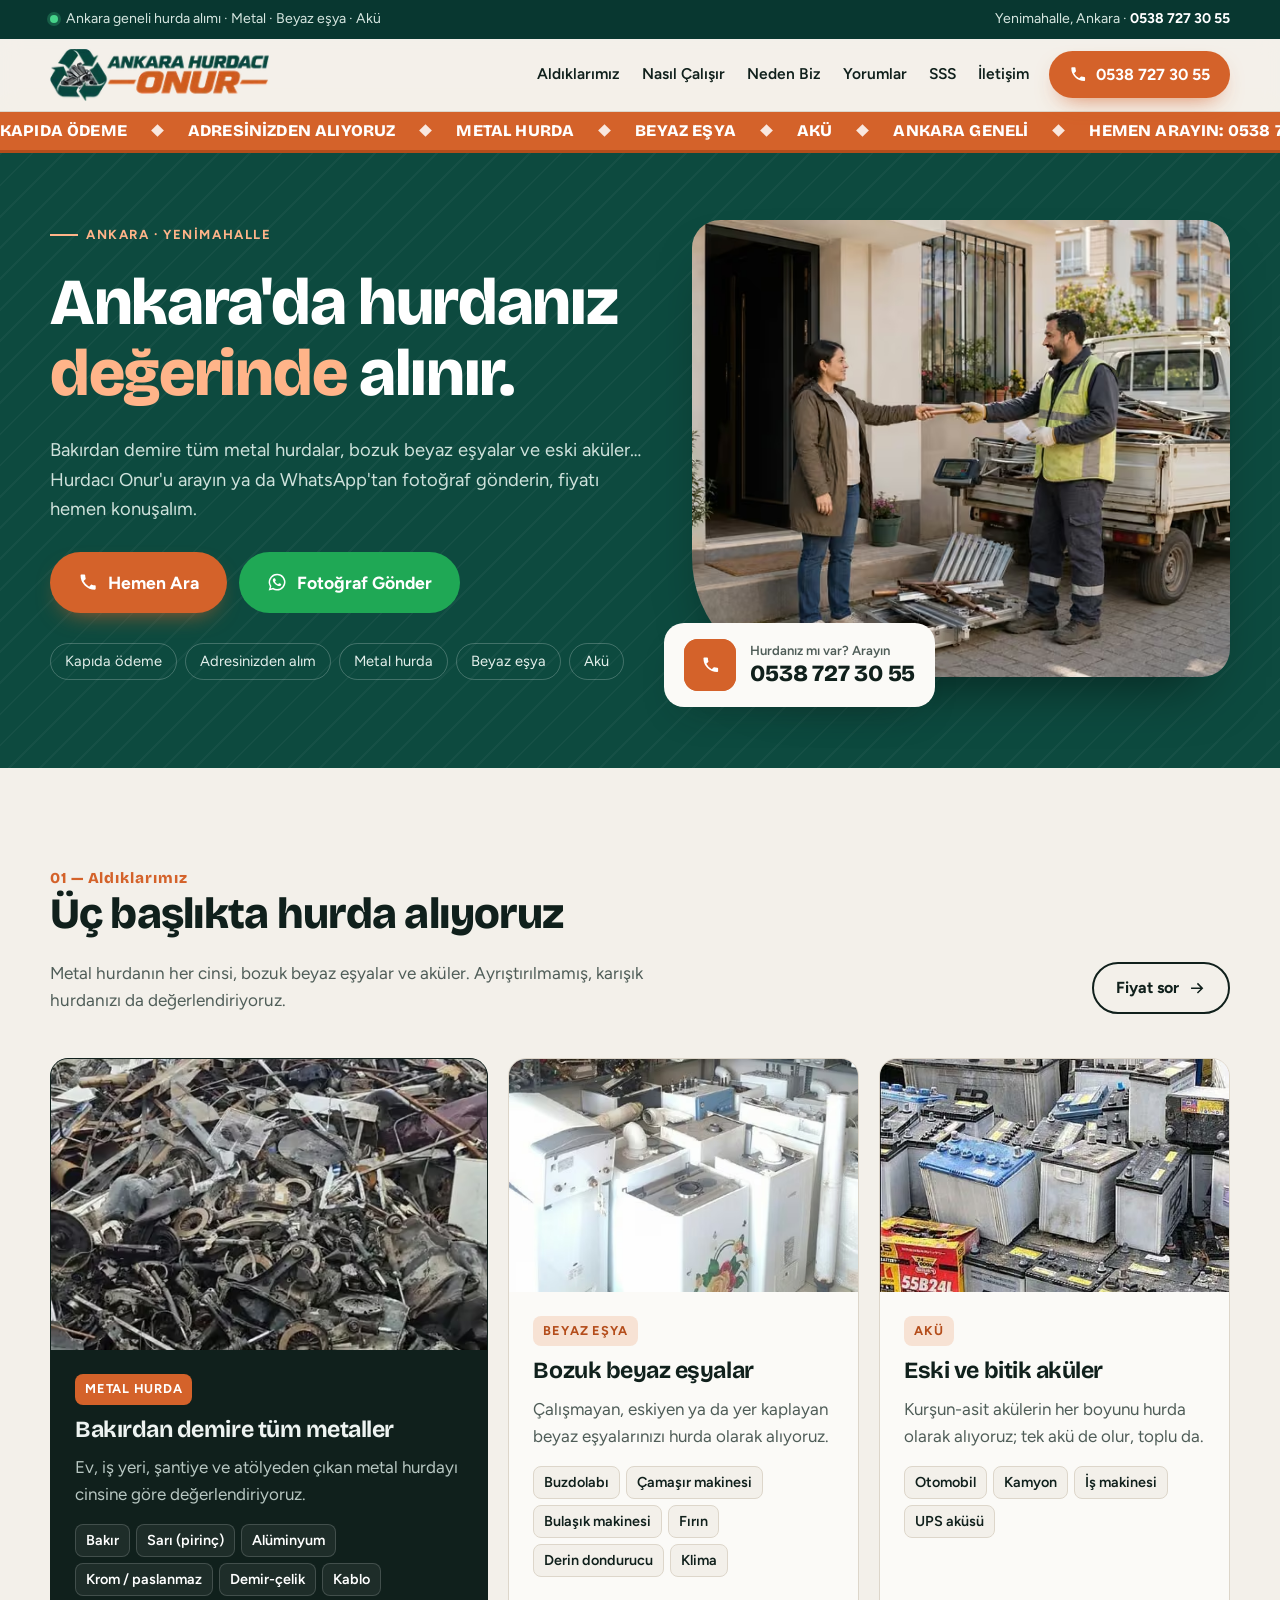
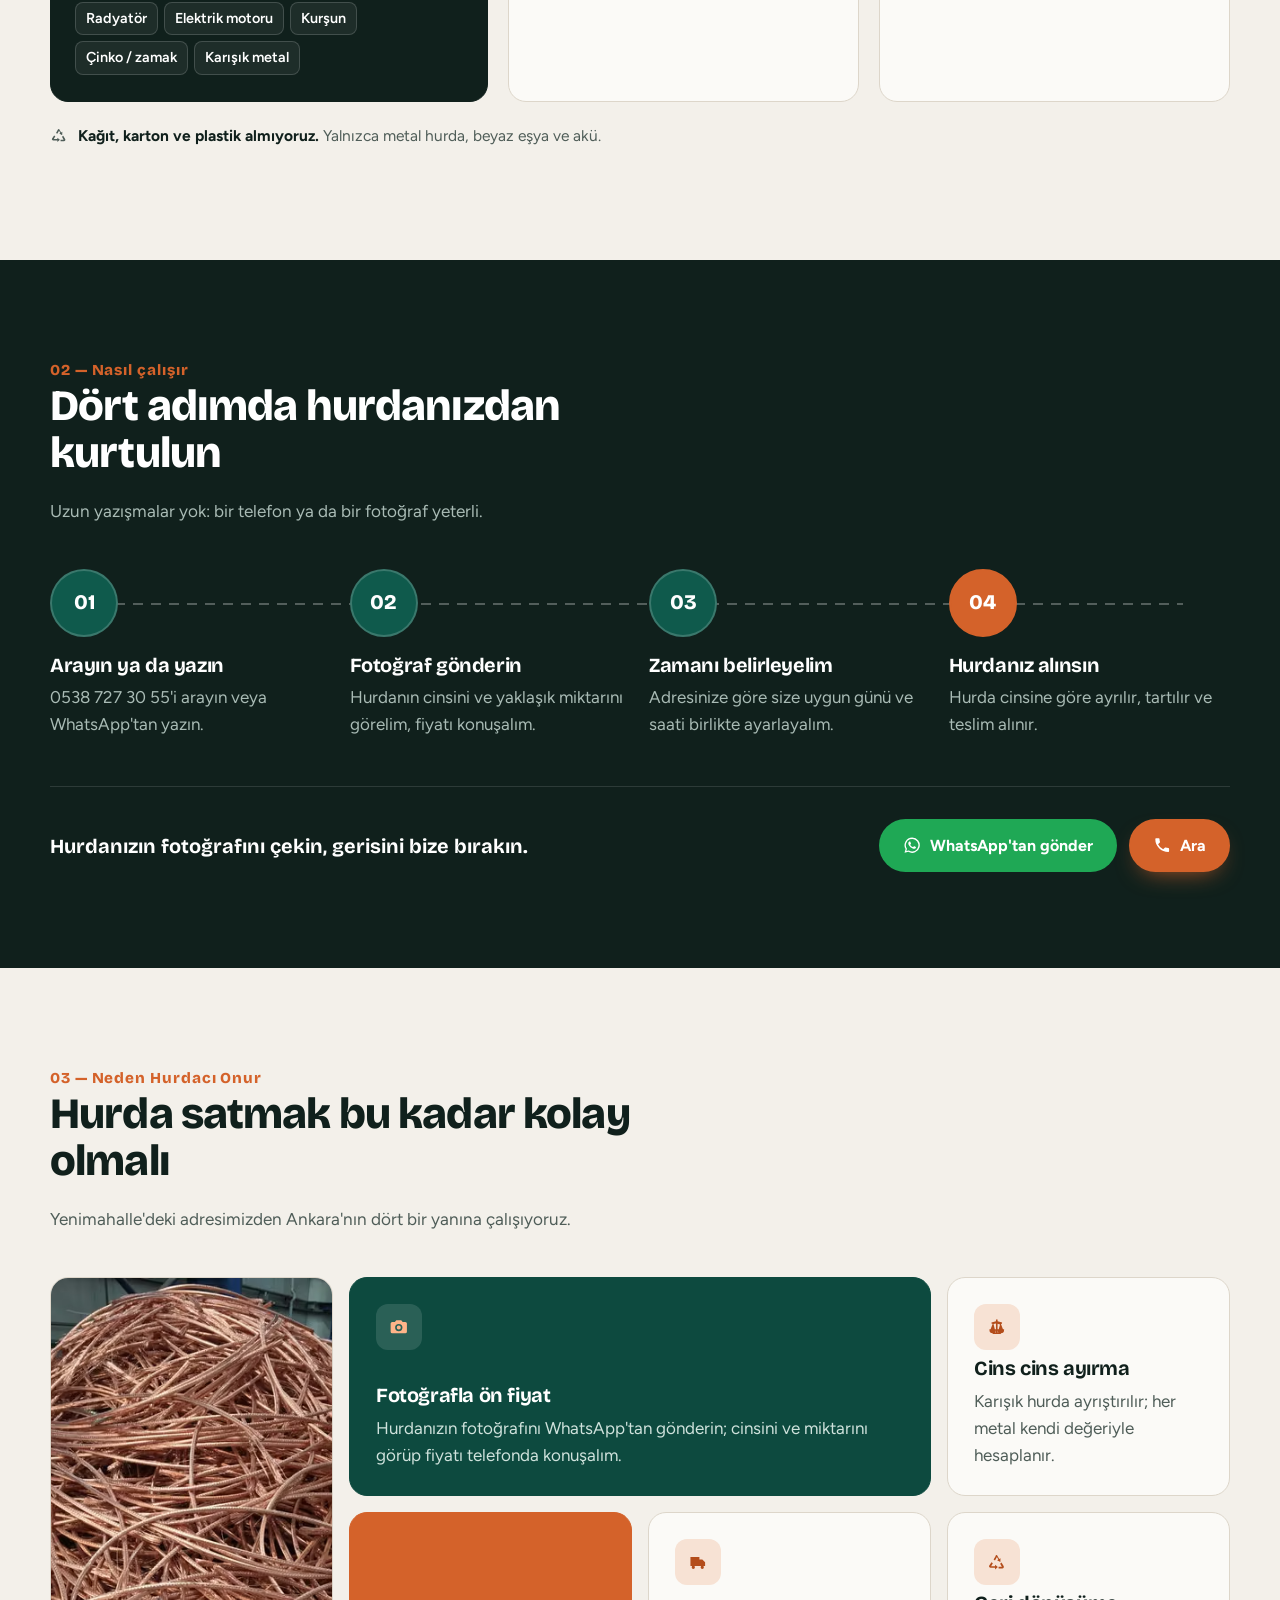
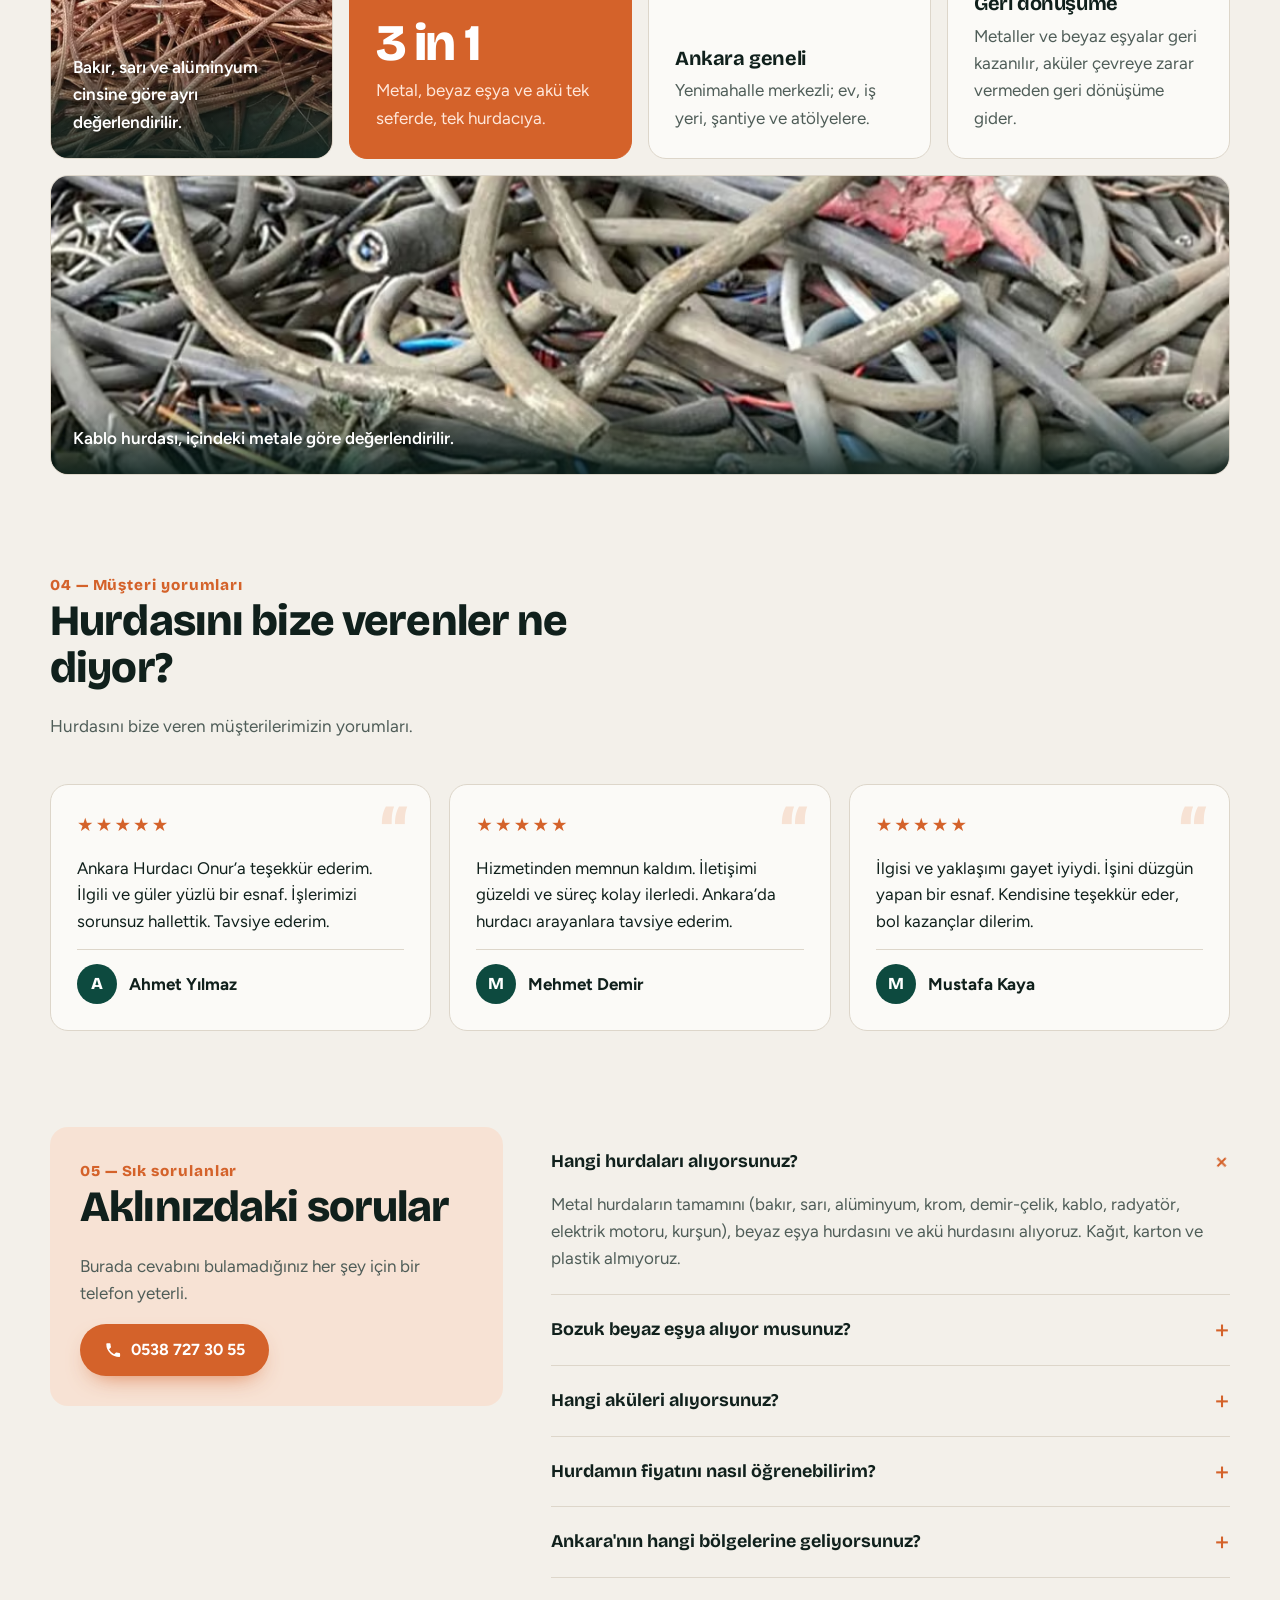
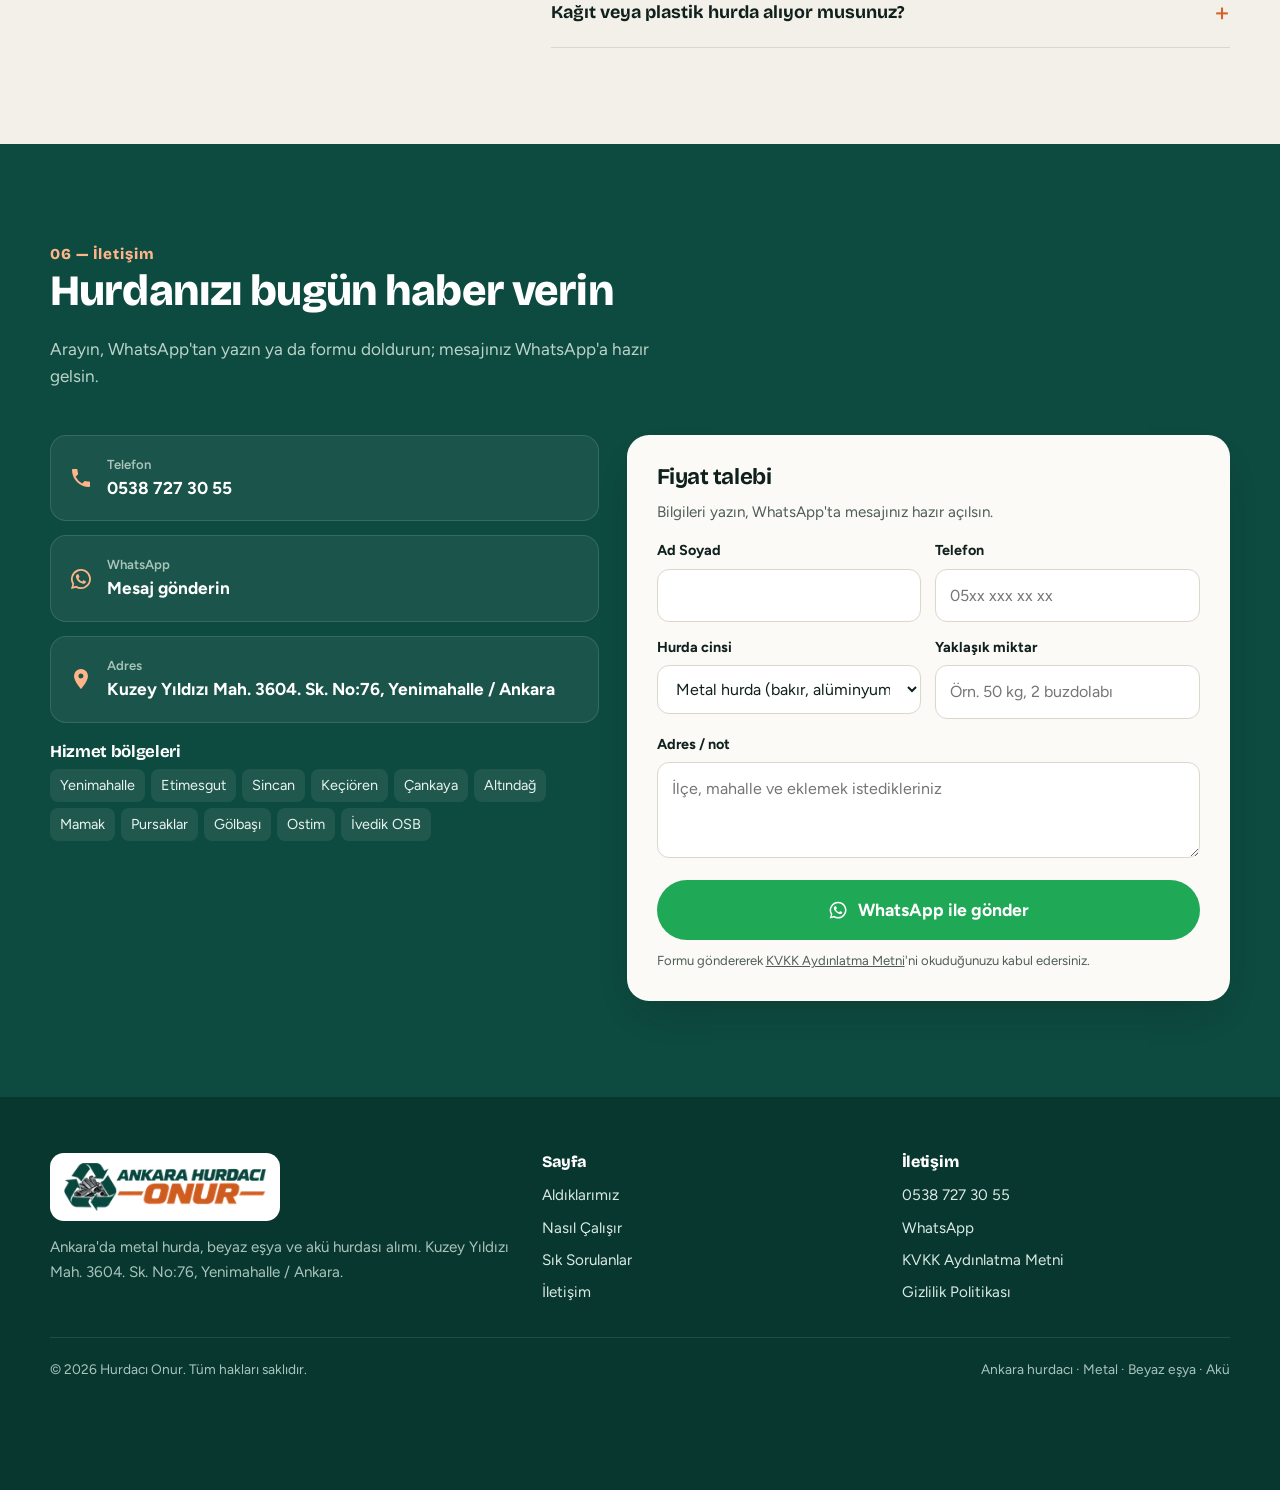
<file: index.html>
<!DOCTYPE html>
<html lang="tr">
<head>
<meta charset="UTF-8">
<!-- Google Tag Manager -->
<script>(function(w,d,s,l,i){w[l]=w[l]||[];w[l].push({'gtm.start':
new Date().getTime(),event:'gtm.js'});var f=d.getElementsByTagName(s)[0],
j=d.createElement(s),dl=l!='dataLayer'?'&l='+l:'';j.async=true;j.src=
'https://www.googletagmanager.com/gtm.js?id='+i+dl;f.parentNode.insertBefore(j,f);
})(window,document,'script','dataLayer','GTM-NW97QMQ5');</script>
<!-- End Google Tag Manager -->
<meta name="viewport" content="width=device-width, initial-scale=1.0">
<title>Ankara Hurdacı Onur | Metal, Beyaz Eşya ve Akü Hurdası Alımı</title>
<meta name="description" content="Ankara hurdacı: Hurdacı Onur bakır, sarı, alüminyum, demir, kablo gibi metal hurdaları, beyaz eşya ve akü hurdası alır. Yenimahalle merkezli, Ankara geneli. ☎ 0538 727 30 55">
<link rel="canonical" href="https://ankarahurdacionur.com.tr/">
<link rel="alternate" hreflang="tr-TR" href="https://ankarahurdacionur.com.tr/">
<meta name="robots" content="index, follow, max-image-preview:large">
<meta name="theme-color" content="#0d4a3f">
<meta name="geo.region" content="TR-06">
<meta name="geo.placename" content="Yenimahalle, Ankara">
<meta property="og:type" content="website">
<meta property="og:locale" content="tr_TR">
<meta property="og:site_name" content="Hurdacı Onur">
<meta property="og:title" content="Ankara Hurdacı Onur | Metal, Beyaz Eşya ve Akü Hurdası Alımı">
<meta property="og:description" content="Metal hurda, beyaz eşya ve akü hurdanızı Ankara genelinde alıyoruz. Arayın ya da WhatsApp'tan fotoğraf gönderin: 0538 727 30 55">
<meta property="og:url" content="https://ankarahurdacionur.com.tr/">
<meta property="og:image" content="https://ankarahurdacionur.com.tr/assets/img/og-image.jpg">
<meta property="og:image:width" content="1200">
<meta property="og:image:height" content="630">
<meta name="twitter:card" content="summary_large_image">
<link rel="icon" href="assets/img/onur-favicon-48.png" type="image/png" sizes="48x48">
<link rel="icon" href="assets/img/onur-favicon-192.png" type="image/png" sizes="192x192">
<link rel="apple-touch-icon" href="assets/img/onur-apple-touch-icon.png">
<link rel="preload" as="image" type="image/avif" href="assets/img/ankara-hurdaci-onur-yerinden-hurda-alimi-1080.avif" imagesrcset="assets/img/ankara-hurdaci-onur-yerinden-hurda-alimi-480.avif 480w, assets/img/ankara-hurdaci-onur-yerinden-hurda-alimi-768.avif 768w, assets/img/ankara-hurdaci-onur-yerinden-hurda-alimi-1080.avif 1080w, assets/img/ankara-hurdaci-onur-yerinden-hurda-alimi-1400.avif 1400w" imagesizes="(max-width: 900px) calc(100vw - 32px), 540px" fetchpriority="high">
<link rel="preload" as="font" type="font/woff2" href="assets/fonts/bricolage-grotesque-latin.woff2" crossorigin>
<link rel="preload" as="font" type="font/woff2" href="assets/fonts/figtree-latin.woff2" crossorigin>
<link rel="preload" as="font" type="font/woff2" href="assets/fonts/bricolage-grotesque-latin-ext.woff2" crossorigin>
<style id="inline-css">@font-face{font-family:"Bricolage";font-style:normal;font-weight:500 800;font-display:swap;src:url(assets/fonts/bricolage-grotesque-latin-ext.woff2) format("woff2");unicode-range:U+0100-02BA,U+02BD-02C5,U+02C7-02CC,U+02CE-02D7,U+02DD-02FF,U+0304,U+0308,U+0329,U+1D00-1DBF,U+1E00-1E9F,U+1EF2-1EFF,U+2020,U+20A0-20AB,U+20AD-20C0,U+2113,U+2C60-2C7F,U+A720-A7FF}@font-face{font-family:"Bricolage";font-style:normal;font-weight:500 800;font-display:swap;src:url(assets/fonts/bricolage-grotesque-latin.woff2) format("woff2");unicode-range:U+0000-00FF,U+0131,U+0152-0153,U+02BB-02BC,U+02C6,U+02DA,U+02DC,U+0304,U+0308,U+0329,U+2000-206F,U+20AC,U+2122,U+2191,U+2193,U+2212,U+2215,U+FEFF,U+FFFD}@font-face{font-family:"Figtree";font-style:normal;font-weight:400 700;font-display:swap;src:url(assets/fonts/figtree-latin-ext.woff2) format("woff2");unicode-range:U+0100-02BA,U+02BD-02C5,U+02C7-02CC,U+02CE-02D7,U+02DD-02FF,U+0304,U+0308,U+0329,U+1D00-1DBF,U+1E00-1E9F,U+1EF2-1EFF,U+2020,U+20A0-20AB,U+20AD-20C0,U+2113,U+2C60-2C7F,U+A720-A7FF}@font-face{font-family:"Figtree";font-style:normal;font-weight:400 700;font-display:swap;src:url(assets/fonts/figtree-latin.woff2) format("woff2");unicode-range:U+0000-00FF,U+0131,U+0152-0153,U+02BB-02BC,U+02C6,U+02DA,U+02DC,U+0304,U+0308,U+0329,U+2000-206F,U+20AC,U+2122,U+2191,U+2193,U+2212,U+2215,U+FEFF,U+FFFD}@font-face{font-family:"Bricolage Fallback";src:local("Arial");size-adjust:104%;ascent-override:92%;descent-override:25%;line-gap-override:0%}@font-face{font-family:"Figtree Fallback";src:local("Arial");size-adjust:99%;ascent-override:96%;descent-override:25%;line-gap-override:0%}:root{--bg:#f3f0ea;--paper:#fbfaf7;--ink:#10201c;--muted:#4f5d58;--line:#ddd6ca;--pine:#0d4a3f;--pine-2:#083730;--pine-3:#0f5a4c;--copper:#d4622a;--copper-2:#b44d1b;--copper-soft:#f7e2d4;--wa:#1fa855;--radius:18px;--shadow:0 18px 40px -22px rgba(16,32,28,.45);--head:"Bricolage","Bricolage Fallback",system-ui,sans-serif;--body:"Figtree","Figtree Fallback",system-ui,sans-serif}*,*::before,*::after{box-sizing:border-box}html{scroll-behavior:smooth;-webkit-text-size-adjust:100%}body{margin:0;background:var(--bg);color:var(--ink);font-family:var(--body);font-size:17px;line-height:1.6;-webkit-font-smoothing:antialiased}img{max-width:100%;height:auto;display:block}a{color:inherit}h1,h2,h3{font-family:var(--head);line-height:1.08;margin:0 0 .5em;letter-spacing:-.02em}h1{font-size:clamp(2.3rem,5.6vw,4.1rem);font-weight:800}h2{font-size:clamp(1.8rem,3.6vw,2.7rem);font-weight:800}h3{font-size:1.25rem;font-weight:700}p{margin:0 0 1em}.container{width:min(1180px,100% - 32px);margin-inline:auto}.ic{width:1.15em;height:1.15em;fill:currentColor;flex:none}.sr-only{position:absolute;width:1px;height:1px;padding:0;margin:-1px;overflow:hidden;clip:rect(0,0,0,0);border:0}.skip{position:absolute;left:-999px;top:8px;background:var(--copper);color:#fff;padding:8px 14px;border-radius:8px;z-index:100}.skip:focus{left:8px}:focus-visible{outline:3px solid var(--copper);outline-offset:3px}.btn{display:inline-flex;align-items:center;justify-content:center;gap:.55em;font:700 1rem/1 var(--body);padding:15px 22px;border-radius:999px;text-decoration:none;border:2px solid transparent;cursor:pointer;transition:transform .15s ease,background-color .15s ease,box-shadow .15s ease;white-space:nowrap}.btn:hover{transform:translateY(-2px)}.btn--copper{background:var(--copper);color:#fff;box-shadow:0 10px 24px -12px rgba(212,98,42,.9)}.btn--copper:hover{background:var(--copper-2)}.btn--wa{background:var(--wa);color:#fff}.btn--wa:hover{background:#178a45}.btn--ghost{border-color:currentColor;background:transparent}.btn--lg{font-size:1.1rem;padding:18px 26px}.strip{background:var(--pine-2);color:#d7e7e1;font-size:.88rem}.strip .container{display:flex;justify-content:space-between;gap:16px;padding:8px 0}.strip a{color:#fff;font-weight:700;text-decoration:none}.strip .dot{display:inline-block;width:8px;height:8px;border-radius:50%;background:#46d38a;margin-right:8px;box-shadow:0 0 0 3px rgba(70,211,138,.25)}.header{position:sticky;top:0;z-index:50;background:rgba(243,240,234,.92);backdrop-filter:saturate(1.4) blur(10px);border-bottom:1px solid var(--line)}.header .container{display:flex;align-items:center;gap:20px;min-height:72px}.brand{display:flex;align-items:center;gap:10px;text-decoration:none;margin-right:auto}.brand__logo{display:block;height:52px;width:auto}.brand__badge{display:inline-block;background:#fff;border-radius:14px;padding:10px 14px}.brand__logo--foot{height:48px}.nav{display:flex;gap:22px}.nav a{text-decoration:none;font-weight:600;font-size:.97rem;color:var(--ink);position:relative}.nav a::after{content:"";position:absolute;left:0;right:100%;bottom:-6px;height:2px;background:var(--copper);transition:right .2s ease}.nav a:hover::after{right:0}.header__call{padding:12px 18px}.burger{display:none;width:44px;height:44px;border:0;background:var(--pine);border-radius:12px;color:#fff;cursor:pointer;padding:0}.burger span{display:block;width:20px;height:2px;background:currentColor;margin:4px auto;transition:transform .2s ease,opacity .2s ease}.nav-open .burger span:nth-child(1){transform:translateY(6px) rotate(45deg)}.nav-open .burger span:nth-child(2){opacity:0}.nav-open .burger span:nth-child(3){transform:translateY(-6px) rotate(-45deg)}.hero{background:var(--pine);color:#eef6f3;position:relative;overflow:hidden}.hero::before{content:"";position:absolute;inset:0;background:repeating-linear-gradient(135deg,rgba(255,255,255,.035) 0 2px,transparent 2px 22px);pointer-events:none}.hero .container{position:relative;display:grid;grid-template-columns:1.05fr .95fr;gap:48px;align-items:center;padding:64px 0 88px}.hero .container>*{min-width:0}.eyebrow{display:inline-flex;align-items:center;gap:8px;font-weight:700;font-size:.82rem;letter-spacing:.12em;text-transform:uppercase;color:var(--copper)}.hero .eyebrow{color:#ffb489}.eyebrow::before{content:"";width:28px;height:2px;background:currentColor}.hero h1{color:#fff;margin:.35em 0 .4em}.hero h1 em{font-style:normal;color:#ffb489}.hero__lead{font-size:1.15rem;color:#cfe2dc;max-width:34em}.hero__actions{display:flex;flex-wrap:wrap;gap:12px;margin:28px 0 30px}.hero__actions .btn--ghost{color:#fff}.chips{display:flex;flex-wrap:wrap;gap:8px;list-style:none;padding:0;margin:0}.chips li{border:1px solid rgba(255,255,255,.22);border-radius:999px;padding:6px 14px;font-size:.92rem;color:#e3efeb}.hero__media{position:relative}.hero__media picture img{width:100%;aspect-ratio:4/3.4;object-fit:cover;border-radius:28px 28px 28px 120px;box-shadow:0 30px 60px -30px rgba(0,0,0,.6)}.callcard{position:absolute;left:-28px;bottom:-30px;background:var(--paper);color:var(--ink);border-radius:20px;padding:16px 20px;display:flex;align-items:center;gap:14px;box-shadow:var(--shadow);text-decoration:none;max-width:calc(100% + 28px)}.callcard__ic{width:52px;height:52px;border-radius:14px;background:var(--copper);color:#fff;display:grid;place-items:center;flex:none;position:relative}.callcard__ic::after{content:"";position:absolute;inset:0;border-radius:inherit;border:2px solid var(--copper);animation:ring 1.8s ease-out infinite}@keyframes ring{from{transform:scale(1);opacity:.8}to{transform:scale(1.45);opacity:0}}.callcard small{display:block;color:var(--muted);font-size:.82rem;font-weight:600}.callcard strong{font:800 1.45rem/1.1 var(--head);letter-spacing:-.01em}.section{padding:96px 0}.section__head{display:flex;justify-content:space-between;align-items:end;gap:24px;margin-bottom:44px;flex-wrap:wrap}.section__head>div{max-width:640px}.section__num{font:800 .95rem/1 var(--head);color:var(--copper);letter-spacing:.06em}.section__head p{color:var(--muted);font-size:1.07rem;margin:0}.buy{display:grid;grid-template-columns:1.25fr 1fr 1fr;gap:20px}.buy__card{background:var(--paper);border:1px solid var(--line);border-radius:var(--radius);overflow:hidden;display:flex;flex-direction:column}.buy__card img{width:100%;aspect-ratio:3/2;object-fit:cover}.buy__body{padding:24px 24px 26px;display:flex;flex-direction:column;gap:12px;flex:1}.buy__tag{align-self:flex-start;background:var(--copper-soft);color:var(--copper-2);font-weight:700;font-size:.8rem;letter-spacing:.06em;text-transform:uppercase;padding:5px 10px;border-radius:8px}.buy__body h3{margin:0;font-size:1.45rem}.buy__body p{margin:0;color:var(--muted)}.taglist{display:flex;flex-wrap:wrap;gap:6px;list-style:none;padding:0;margin:4px 0 0}.taglist li{border:1px solid var(--line);background:var(--bg);border-radius:8px;padding:4px 10px;font-size:.9rem;font-weight:600}.buy__card--metal{background:var(--ink);color:#eef3f1;border-color:var(--ink)}.buy__card--metal .buy__body p{color:#b8c7c2}.buy__card--metal .taglist li{background:rgba(255,255,255,.06);border-color:rgba(255,255,255,.16);color:#fff}.buy__card--metal .buy__tag{background:var(--copper);color:#fff}.note{margin-top:22px;display:flex;align-items:center;gap:10px;color:var(--muted);font-size:.97rem}.note strong{color:var(--ink)}.flow{background:var(--ink);color:#e9f0ed}.flow h2{color:#fff}.flow .section__head p{color:#a9bbb5}.steps{list-style:none;padding:0;margin:0;display:grid;grid-template-columns:repeat(4,1fr);gap:18px;counter-reset:s;position:relative}.steps::before{content:"";position:absolute;left:4%;right:4%;top:34px;height:2px;background:repeating-linear-gradient(90deg,rgba(255,255,255,.28) 0 10px,transparent 10px 18px)}.steps li{position:relative;padding-top:86px}.steps li::before{counter-increment:s;content:"0" counter(s);position:absolute;top:0;left:0;width:68px;height:68px;border-radius:50%;background:var(--pine-3);border:2px solid rgba(255,255,255,.18);display:grid;place-items:center;font:800 1.3rem/1 var(--head);color:#fff}.steps li:last-child::before{background:var(--copper);border-color:var(--copper)}.steps h3{color:#fff;margin-bottom:.35em}.steps p{color:#a9bbb5;margin:0}.flow__cta{margin-top:48px;display:flex;flex-wrap:wrap;gap:12px;align-items:center;border-top:1px solid rgba(255,255,255,.12);padding-top:32px}.flow__cta p{margin:0 auto 0 0;font:700 1.25rem/1.3 var(--head);color:#fff}.bento{display:grid;grid-auto-flow:dense;grid-template-columns:repeat(4,1fr);grid-auto-rows:minmax(180px,auto);gap:16px}.tile{margin:0;border-radius:var(--radius);padding:26px;background:var(--paper);border:1px solid var(--line);display:flex;flex-direction:column;justify-content:flex-end;gap:8px;position:relative;overflow:hidden}.tile h3{margin:0}.tile p{margin:0;color:var(--muted)}.tile__ic{margin-bottom:auto;width:46px;height:46px;flex:none;border-radius:12px;background:var(--copper-soft);color:var(--copper-2);display:grid;place-items:center}.tile--img{padding:0;grid-row:span 2}.tile--img img{width:100%;height:100%;object-fit:cover;position:absolute;inset:0}.tile--img figcaption{position:relative;margin-top:auto;padding:22px;background:linear-gradient(transparent,rgba(8,30,26,.85));color:#fff;font-weight:600}.tile--wide{grid-column:span 2}.tile--pine{background:var(--pine);border-color:var(--pine);color:#fff}.tile--pine p{color:#cfe2dc}.tile--pine .tile__ic{background:rgba(255,255,255,.12);color:#ffb489}.tile--copper{background:var(--copper);border-color:var(--copper);color:#fff}.tile--copper p{color:#ffe7da}.tile--copper .tile__ic{background:rgba(255,255,255,.18);color:#fff}.tile__big{font:800 clamp(2.4rem,4vw,3.2rem)/1 var(--head);letter-spacing:-.03em}.gallery{display:grid;grid-template-columns:1.4fr 1fr;gap:16px}.gallery figure{margin:0;border-radius:var(--radius);overflow:hidden;position:relative;background:#d9d3c7}.gallery img{width:100%;height:100%;object-fit:cover}.gallery figure:first-child{grid-row:span 2}.gallery figcaption{position:absolute;left:14px;bottom:14px;background:rgba(251,250,247,.94);border-radius:10px;padding:6px 12px;font-weight:700;font-size:.9rem}.reviews{display:grid;grid-template-columns:repeat(3,1fr);gap:18px}.review{margin:0;background:var(--paper);border:1px solid var(--line);border-radius:var(--radius);padding:26px;display:flex;flex-direction:column;gap:14px;position:relative}.review::before{content:"“";position:absolute;right:22px;top:14px;font:800 4.2rem/1 var(--head);color:var(--copper-soft)}.review__stars{color:var(--copper);font-size:1.15rem;letter-spacing:.12em}.review blockquote{margin:0;flex:1}.review blockquote p{margin:0;font-size:1.05rem}.review figcaption{display:flex;align-items:center;gap:12px;font-weight:700;border-top:1px solid var(--line);padding-top:14px}.review__av{width:40px;height:40px;border-radius:50%;background:var(--pine);color:#fff;display:grid;place-items:center;font:800 1.05rem/1 var(--head);flex:none}.reviews__cta{margin-top:22px;color:var(--muted)}.faq{display:grid;grid-template-columns:.8fr 1.2fr;gap:48px;align-items:start}.faq__list details{border-bottom:1px solid var(--line);padding:6px 0}.faq__list summary{cursor:pointer;list-style:none;display:flex;justify-content:space-between;gap:16px;padding:16px 0;font:700 1.12rem/1.35 var(--head)}.faq__list summary::-webkit-details-marker{display:none}.faq__list summary::after{content:"+";font:500 1.6rem/1 var(--body);color:var(--copper);transition:transform .2s ease}.faq__list details[open] summary::after{transform:rotate(45deg)}.faq__list details p{color:var(--muted);margin:0 0 16px}.faq__side{position:sticky;top:110px;background:var(--copper-soft);border-radius:var(--radius);padding:30px}.faq__side p{color:var(--muted)}.contact{background:var(--pine);color:#e9f3ef}.contact h2{color:#fff}.contact .section__head p{color:#bcd3cb}.contact__grid{display:grid;grid-template-columns:1fr 1.1fr;gap:28px}.contact__grid>*{min-width:0}.info{display:grid;gap:14px}.info a,.info div{display:flex;gap:14px;align-items:center;background:rgba(255,255,255,.06);border:1px solid rgba(255,255,255,.12);border-radius:16px;padding:18px;text-decoration:none;color:#fff}.info .ic{width:24px;height:24px;color:#ffb489}.info small{display:block;color:#a9c4bb;font-size:.82rem;font-weight:600}.info strong{font-size:1.08rem}.areas{margin-top:20px}.areas h3{color:#fff;font-size:1.05rem}.areas ul{display:flex;flex-wrap:wrap;gap:6px;list-style:none;padding:0;margin:0}.areas li{background:rgba(255,255,255,.08);border-radius:8px;padding:5px 10px;font-size:.9rem}.form{background:var(--paper);color:var(--ink);border-radius:22px;padding:30px;box-shadow:var(--shadow)}.form h3{font-size:1.4rem}.form p{color:var(--muted);font-size:.95rem}.form__row{display:grid;grid-template-columns:1fr 1fr;gap:14px}.form label{display:block;font-weight:700;font-size:.9rem;margin:0 0 6px}.form input,.form select,.form textarea{width:100%;font:inherit;font-size:1rem;padding:13px 14px;border:1.5px solid var(--line);border-radius:12px;background:#fff;color:var(--ink);margin-bottom:14px}.form input:focus,.form select:focus,.form textarea:focus{border-color:var(--pine-3);outline:none;box-shadow:0 0 0 3px rgba(15,90,76,.15)}.form textarea{min-height:96px;resize:vertical}.form .btn{width:100%}.form small{display:block;margin-top:10px;color:var(--muted);font-size:.82rem}.footer{background:var(--pine-2);color:#a9c4bb;padding:56px 0 110px;font-size:.95rem}.footer .container{display:grid;grid-template-columns:1.4fr 1fr 1fr;gap:32px}.footer .footer__title{color:#fff;font-size:1rem;margin-bottom:.8em;font-family:var(--head)}.footer a{color:#dbe9e4;text-decoration:none}.footer a:hover{color:#fff;text-decoration:underline}.footer ul{list-style:none;padding:0;margin:0;display:grid;gap:8px}.footer__bottom{grid-column:1/-1;border-top:1px solid rgba(255,255,255,.1);padding-top:20px;display:flex;justify-content:space-between;gap:16px;flex-wrap:wrap;font-size:.86rem}.dock{position:fixed;left:12px;right:12px;bottom:12px;z-index:60;display:none;gap:10px}.dock .btn{flex:1;padding:15px 12px;box-shadow:0 12px 30px -10px rgba(0,0,0,.45)}.legal{padding:64px 0 96px}.legal .container{max-width:820px}.legal h2{font-size:1.4rem;margin-top:1.6em}.legal p,.legal li{color:var(--muted)}.reveal{opacity:0;transform:translateY(18px);transition:opacity .6s ease,transform .6s ease}.reveal.is-in{opacity:1;transform:none}@media (prefers-reduced-motion:reduce){*{scroll-behavior:auto!important}.reveal{opacity:1;transform:none;transition:none}.callcard__ic::after{animation:none}.btn{transition:none}}@media (max-width:1040px){.nav{gap:16px}.buy{grid-template-columns:1fr 1fr}.buy__card--metal{grid-column:1/-1;display:grid;grid-template-columns:1fr 1fr}.buy__card--metal img{height:100%;aspect-ratio:auto}.bento{grid-template-columns:repeat(2,1fr)}.tile--img{grid-row:span 2}.faq{grid-template-columns:1fr}.faq__side{position:static}}@media (max-width:900px){.burger{display:block}.header__call .txt{display:none}.header__call{padding:12px}.nav{position:fixed;inset:110px 16px auto 16px;flex-direction:column;gap:0;background:var(--paper);border:1px solid var(--line);border-radius:18px;padding:8px;box-shadow:var(--shadow);transform:translateY(-12px);opacity:0;pointer-events:none;transition:opacity .2s ease,transform .2s ease}.nav a{padding:14px 12px;border-radius:10px}.nav a::after{display:none}.nav-open .nav{opacity:1;transform:none;pointer-events:auto}.hero .container{grid-template-columns:1fr;padding:40px 0 76px;gap:40px}.callcard{left:12px;bottom:-26px}.steps{grid-template-columns:1fr 1fr;row-gap:36px}.steps::before{display:none}.contact__grid{grid-template-columns:1fr}.gallery{grid-template-columns:1fr 1fr}.gallery figure:first-child{grid-column:1/-1;grid-row:auto}.reviews{grid-template-columns:1fr}.footer .container{grid-template-columns:1fr 1fr}.footer .container>div:first-child{grid-column:1/-1}.dock{display:flex}.strip .hide-sm{display:none}}@media (max-width:600px){body{font-size:16px}.section{padding:68px 0}.buy,.buy__card--metal{grid-template-columns:1fr}.buy__card--metal img{aspect-ratio:3/2}.bento{grid-template-columns:1fr}.tile--wide{grid-column:auto}.tile--img{min-height:300px}.tile{min-height:170px}.steps{grid-template-columns:1fr}.form{padding:22px}.form__row{grid-template-columns:1fr;gap:0}.hero__actions .btn{flex:1 1 100%}.callcard strong{font-size:1.25rem}.brand__logo{height:44px}.footer .container{grid-template-columns:1fr}}.tile--yard{grid-row:span 1;grid-column:1/-1;min-height:300px}section[id]{scroll-margin-top:84px}.ticker{background:var(--copper);color:#fff;overflow:hidden;border-bottom:3px solid var(--copper-2)}.ticker__track{display:flex;width:max-content;animation:tick 32s linear infinite}.ticker:hover .ticker__track{animation-play-state:paused}.ticker ul{display:flex;list-style:none;margin:0;padding:0}.ticker li{display:flex;align-items:center;white-space:nowrap;padding:11px 0;font:800 1.02rem/1 var(--head);letter-spacing:.01em;text-transform:uppercase}.ticker li::after{content:"";width:9px;height:9px;margin:0 26px;background:#fff;transform:rotate(45deg);opacity:.85}@keyframes tick{to{transform:translateX(-50%)}}@media (prefers-reduced-motion:reduce){.ticker__track{animation:none}}</style>
<script type="application/ld+json">
{
  "@context": "https://schema.org",
  "@graph": [
    {
      "@type": "RecyclingCenter",
      "@id": "https://ankarahurdacionur.com.tr/#isletme",
      "name": "Hurdacı Onur",
      "alternateName": ["Onur Hurdacı", "Ankara Hurdacı Onur"],
      "description": "Ankara'da metal hurda, beyaz eşya hurdası ve akü hurdası alımı. Kağıt, karton ve plastik alınmaz.",
      "url": "https://ankarahurdacionur.com.tr/",
      "telephone": "+905387273055",
      "image": "https://ankarahurdacionur.com.tr/assets/img/og-image.jpg",
      "logo": "https://ankarahurdacionur.com.tr/assets/img/ankara-hurdaci-onur-logo-112.png",
      "address": {
        "@type": "PostalAddress",
        "streetAddress": "Kuzey Yıldızı Mahallesi 3604. Sokak No:76",
        "addressLocality": "Yenimahalle",
        "addressRegion": "Ankara",
        "addressCountry": "TR"
      },
      "areaServed": [
        {"@type": "City", "name": "Ankara"},
        {"@type": "AdministrativeArea", "name": "Yenimahalle"},
        {"@type": "AdministrativeArea", "name": "Etimesgut"},
        {"@type": "AdministrativeArea", "name": "Sincan"},
        {"@type": "AdministrativeArea", "name": "Keçiören"},
        {"@type": "AdministrativeArea", "name": "Çankaya"},
        {"@type": "AdministrativeArea", "name": "Altındağ"},
        {"@type": "AdministrativeArea", "name": "Mamak"},
        {"@type": "AdministrativeArea", "name": "Pursaklar"},
        {"@type": "AdministrativeArea", "name": "Gölbaşı"}
      ],
      "contactPoint": {
        "@type": "ContactPoint",
        "telephone": "+905387273055",
        "contactType": "customer service",
        "areaServed": "TR",
        "availableLanguage": "Turkish"
      },
      "knowsAbout": ["Metal hurda alımı", "Bakır hurdası", "Alüminyum hurdası", "Beyaz eşya hurdası", "Akü hurdası", "Kablo hurdası"],
      "hasOfferCatalog": {
        "@type": "OfferCatalog",
        "name": "Alınan hurdalar",
        "itemListElement": [
          {"@type": "Offer", "itemOffered": {"@type": "Service", "name": "Bakır hurdası alımı"}},
          {"@type": "Offer", "itemOffered": {"@type": "Service", "name": "Sarı (pirinç) hurdası alımı"}},
          {"@type": "Offer", "itemOffered": {"@type": "Service", "name": "Alüminyum hurdası alımı"}},
          {"@type": "Offer", "itemOffered": {"@type": "Service", "name": "Krom (paslanmaz) hurdası alımı"}},
          {"@type": "Offer", "itemOffered": {"@type": "Service", "name": "Demir ve çelik hurdası alımı"}},
          {"@type": "Offer", "itemOffered": {"@type": "Service", "name": "Kablo hurdası alımı"}},
          {"@type": "Offer", "itemOffered": {"@type": "Service", "name": "Radyatör ve elektrik motoru hurdası alımı"}},
          {"@type": "Offer", "itemOffered": {"@type": "Service", "name": "Beyaz eşya hurdası alımı"}},
          {"@type": "Offer", "itemOffered": {"@type": "Service", "name": "Akü hurdası alımı"}}
        ]
      }
    },
    {
      "@type": "WebSite",
      "@id": "https://ankarahurdacionur.com.tr/#site",
      "url": "https://ankarahurdacionur.com.tr/",
      "name": "Hurdacı Onur",
      "inLanguage": "tr-TR",
      "publisher": {"@id": "https://ankarahurdacionur.com.tr/#isletme"}
    },
    {
      "@type": "WebPage",
      "@id": "https://ankarahurdacionur.com.tr/#sayfa",
      "url": "https://ankarahurdacionur.com.tr/",
      "name": "Ankara Hurdacı Onur | Metal, Beyaz Eşya ve Akü Hurdası Alımı",
      "isPartOf": {"@id": "https://ankarahurdacionur.com.tr/#site"},
      "about": {"@id": "https://ankarahurdacionur.com.tr/#isletme"},
      "inLanguage": "tr-TR",
      "speakable": {"@type": "SpeakableSpecification", "cssSelector": ["h1", ".hero__lead", "#sss"]}
    },
    {
      "@type": "FAQPage",
      "@id": "https://ankarahurdacionur.com.tr/#sss",
      "mainEntity": [
        {"@type": "Question", "name": "Hangi hurdaları alıyorsunuz?", "acceptedAnswer": {"@type": "Answer", "text": "Metal hurdaların tamamını (bakır, sarı, alüminyum, krom, demir-çelik, kablo, radyatör, elektrik motoru, kurşun), beyaz eşya hurdasını ve akü hurdasını alıyoruz. Kağıt, karton ve plastik almıyoruz."}},
        {"@type": "Question", "name": "Bozuk beyaz eşya alıyor musunuz?", "acceptedAnswer": {"@type": "Answer", "text": "Evet. Çalışmayan buzdolabı, çamaşır makinesi, bulaşık makinesi, fırın, derin dondurucu ve klima gibi beyaz eşyaları hurda olarak alıyoruz."}},
        {"@type": "Question", "name": "Hangi aküleri alıyorsunuz?", "acceptedAnswer": {"@type": "Answer", "text": "Otomobil, kamyon, iş makinesi ve UPS akülerini (kurşun-asit) hurda olarak alıyoruz."}},
        {"@type": "Question", "name": "Hurdamın fiyatını nasıl öğrenebilirim?", "acceptedAnswer": {"@type": "Answer", "text": "0538 727 30 55 numarasını arayabilir ya da WhatsApp'tan hurdanızın fotoğrafını gönderebilirsiniz. Fiyat; hurdanın cinsine, temizliğine, miktarına ve günün piyasasına göre belirlenir."}},
        {"@type": "Question", "name": "Ankara'nın hangi bölgelerine geliyorsunuz?", "acceptedAnswer": {"@type": "Answer", "text": "Yenimahalle merkezli olarak Ankara genelinde hizmet veriyoruz. Adresinize göre uygun zamanı telefonda birlikte belirliyoruz."}},
        {"@type": "Question", "name": "Kağıt veya plastik hurda alıyor musunuz?", "acceptedAnswer": {"@type": "Answer", "text": "Hayır. Yalnızca metal hurda, beyaz eşya ve akü alıyoruz."}}
      ]
    }
  ]
}
</script>
</head>
<body>
<!-- Google Tag Manager (noscript) -->
<noscript><iframe src="https://www.googletagmanager.com/ns.html?id=GTM-NW97QMQ5"
height="0" width="0" style="display:none;visibility:hidden"></iframe></noscript>
<!-- End Google Tag Manager (noscript) -->
<a class="skip" href="#icerik">İçeriğe geç</a>
<svg width="0" height="0" style="position:absolute" aria-hidden="true">
  <symbol id="i-phone" viewBox="0 0 24 24"><path d="M6.6 10.8a15.1 15.1 0 0 0 6.6 6.6l2.2-2.2c.3-.3.7-.4 1-.2 1.1.4 2.3.6 3.6.6.6 0 1 .4 1 1V20c0 .6-.4 1-1 1A17 17 0 0 1 3 4c0-.6.4-1 1-1h3.5c.6 0 1 .4 1 1 0 1.3.2 2.5.6 3.6.1.3 0 .7-.2 1L6.6 10.8Z"/></symbol>
  <symbol id="i-wa" viewBox="0 0 24 24"><path d="M12 2a10 10 0 0 0-8.6 15.1L2 22l5-1.3A10 10 0 1 0 12 2Zm0 18.2c-1.5 0-3-.4-4.3-1.2l-.3-.2-3 .8.8-2.9-.2-.3A8.2 8.2 0 1 1 12 20.2Zm4.5-6.1c-.2-.1-1.5-.7-1.7-.8-.2-.1-.4-.1-.6.1l-.8 1c-.1.2-.3.2-.5.1-.7-.3-1.4-.7-2-1.2-.5-.5-1-1.1-1.3-1.7-.1-.2 0-.4.1-.5l.4-.5.3-.5v-.5l-.8-1.9c-.2-.5-.4-.4-.6-.4h-.5c-.2 0-.5.1-.7.3-.6.6-.9 1.4-.9 2.2.1.9.4 1.8 1 2.6 1.1 1.6 2.5 2.9 4.2 3.7.5.2.9.4 1.4.5.5.2 1 .2 1.6.1.6-.1 1.4-.6 1.6-1.2.2-.4.2-.9.1-1.1l-.3-.2Z"/></symbol>
  <symbol id="i-pin" viewBox="0 0 24 24"><path d="M12 2a7 7 0 0 0-7 7c0 5.3 7 13 7 13s7-7.7 7-13a7 7 0 0 0-7-7Zm0 9.5A2.5 2.5 0 1 1 12 6.5a2.5 2.5 0 0 1 0 5Z"/></symbol>
  <symbol id="i-truck" viewBox="0 0 24 24"><path d="M3 5h11v9H3V5Zm11 3h3.6L21 11.4V14h-7V8ZM6.5 15.5a2 2 0 1 1 0 4 2 2 0 0 1 0-4Zm11 0a2 2 0 1 1 0 4 2 2 0 0 1 0-4ZM3 14h18v2H3v-2Z"/></symbol>
  <symbol id="i-scale" viewBox="0 0 24 24"><path d="M11 3h2v2.1l5.6 1.6-.5 1.9-1.1-.3L19.6 15H21v1a4 4 0 0 1-8 0v-1h1.4L16 9.2l-3-.8V19h4v2H7v-2h4V7.9l-3 .8L9.6 15H11v1a4 4 0 0 1-8 0v-1h1.4L7 8.3l-1.1.3-.5-1.9L11 5.1V3Z"/></symbol>
  <symbol id="i-camera" viewBox="0 0 24 24"><path d="M9 4h6l1.8 2H20a2 2 0 0 1 2 2v10a2 2 0 0 1-2 2H4a2 2 0 0 1-2-2V8a2 2 0 0 1 2-2h3.2L9 4Zm3 4.5a4.5 4.5 0 1 0 0 9 4.5 4.5 0 0 0 0-9Zm0 2a2.5 2.5 0 1 1 0 5 2.5 2.5 0 0 1 0-5Z"/></symbol>
  <symbol id="i-fridge" viewBox="0 0 24 24"><path d="M7 2h10a2 2 0 0 1 2 2v16a2 2 0 0 1-2 2H7a2 2 0 0 1-2-2V4a2 2 0 0 1 2-2Zm0 2v5h10V4H7Zm0 7v9h10v-9H7Zm2-5h2v2H9V6Zm0 7h2v3H9v-3Z"/></symbol>
  <symbol id="i-battery" viewBox="0 0 24 24"><path d="M6 4h3v2h6V4h3v2h2a2 2 0 0 1 2 2v10a2 2 0 0 1-2 2H4a2 2 0 0 1-2-2V8a2 2 0 0 1 2-2h2V4Zm-2 4v10h16V8H4Zm2 4h4v2H6v-2Zm9-1h2v1.5h1.5v2H17V16h-2v-1.5h-1.5v-2H15V11Z"/></symbol>
  <symbol id="i-recycle" viewBox="0 0 24 24"><path d="M12.2 2.6 15 7.4l1.6-.9-.2 4.6-4-2.2 1.5-.9-1.7-3-2.4 4.1-1.7-1 2.2-3.9a1.9 1.9 0 0 1 1.9-1.6ZM5.5 11.5l1.7 1-2.1 3.7h4.8v-1.8l3.4 2.9-3.4 2.9v-2H4.4a1.9 1.9 0 0 1-1.6-2.9l2.7-3.8Zm12.3.2 2.6 4.4a1.9 1.9 0 0 1-1.6 2.9h-4.6v-2h4.1l-2.2-3.8 1.7-1.5Z"/></symbol>
  <symbol id="i-arrow" viewBox="0 0 24 24"><path d="M13 5l7 7-7 7-1.4-1.4 4.6-4.6H4v-2h12.2l-4.6-4.6L13 5Z"/></symbol>
</svg>

<div class="strip">
  <div class="container">
    <span><span class="dot" aria-hidden="true"></span>Ankara geneli hurda alımı · Metal · Beyaz eşya · Akü</span>
    <span class="hide-sm">Yenimahalle, Ankara · <a href="tel:+905387273055">0538 727 30 55</a></span>
  </div>
</div>

<header class="header">
  <div class="container">
    <a href="#giris" class="brand" aria-label="Hurdacı Onur ana sayfa">
      <img class="brand__logo" src="assets/img/ankara-hurdaci-onur-logo-56.webp" srcset="assets/img/ankara-hurdaci-onur-logo-56.webp 1x, assets/img/ankara-hurdaci-onur-logo-112.webp 2x" width="236" height="56" alt="Ankara Hurdacı Onur">
    </a>
    <nav class="nav" id="nav" aria-label="Ana menü">
      <a href="#hurdalar">Aldıklarımız</a>
      <a href="#nasil-calisir">Nasıl Çalışır</a>
      <a href="#neden-biz">Neden Biz</a>
      <a href="#yorumlar">Yorumlar</a>
      <a href="#sss">SSS</a>
      <a href="#iletisim">İletişim</a>
    </nav>
    <a href="tel:+905387273055" class="btn btn--copper header__call" aria-label="Hemen ara: 0538 727 30 55"><svg class="ic" aria-hidden="true"><use href="#i-phone"/></svg><span class="txt">0538 727 30 55</span></a>
    <button class="burger" id="burger" aria-label="Menüyü aç" aria-expanded="false" aria-controls="nav"><span></span><span></span><span></span></button>
  </div>
</header>

<div class="ticker" role="marquee" aria-label="Kapıda ödeme, adresinizden alıyoruz">
  <div class="ticker__track">
    <ul><li>Kapıda ödeme</li><li>Adresinizden alıyoruz</li><li>Metal hurda</li><li>Beyaz eşya</li><li>Akü</li><li>Ankara geneli</li><li>Hemen arayın: 0538 727 30 55</li></ul>
    <ul aria-hidden="true"><li>Kapıda ödeme</li><li>Adresinizden alıyoruz</li><li>Metal hurda</li><li>Beyaz eşya</li><li>Akü</li><li>Ankara geneli</li><li>Hemen arayın: 0538 727 30 55</li></ul>
  </div>
</div>

<main id="icerik">

<!-- 1 · Giriş -->
<section class="hero" id="giris">
  <div class="container">
    <div>
      <span class="eyebrow">Ankara · Yenimahalle</span>
      <h1>Ankara'da hurdanız <em>değerinde</em> alınır.</h1>
      <p class="hero__lead">Bakırdan demire tüm metal hurdalar, bozuk beyaz eşyalar ve eski aküler… Hurdacı Onur'u arayın ya da WhatsApp'tan fotoğraf gönderin, fiyatı hemen konuşalım.</p>
      <div class="hero__actions">
        <a href="tel:+905387273055" class="btn btn--copper btn--lg"><svg class="ic" aria-hidden="true"><use href="#i-phone"/></svg> Hemen Ara</a>
        <a href="https://wa.me/905387273055?text=Merhaba%20Hurdac%C4%B1%20Onur%2C%20hurdam%20var%2C%20fiyat%20almak%20istiyorum." class="btn btn--wa btn--lg" target="_blank" rel="noopener"><svg class="ic" aria-hidden="true"><use href="#i-wa"/></svg> Fotoğraf Gönder</a>
      </div>
      <ul class="chips" aria-label="Aldığımız hurdalar">
        <li>Kapıda ödeme</li><li>Adresinizden alım</li><li>Metal hurda</li><li>Beyaz eşya</li><li>Akü</li>
      </ul>
    </div>
    <div class="hero__media">
      <picture>
        <source type="image/avif" srcset="assets/img/ankara-hurdaci-onur-yerinden-hurda-alimi-480.avif 480w, assets/img/ankara-hurdaci-onur-yerinden-hurda-alimi-768.avif 768w, assets/img/ankara-hurdaci-onur-yerinden-hurda-alimi-1080.avif 1080w, assets/img/ankara-hurdaci-onur-yerinden-hurda-alimi-1400.avif 1400w" sizes="(max-width: 900px) calc(100vw - 32px), 540px">
        <img src="assets/img/ankara-hurdaci-onur-yerinden-hurda-alimi-1080.avif" alt="Ankara'da hurdacı ekibinin müşterinin kapısından metal hurda alması" width="1080" height="720" fetchpriority="high" decoding="async">
      </picture>
      <a href="tel:+905387273055" class="callcard" aria-label="Hurdacı Onur'u arayın: 0538 727 30 55">
        <span class="callcard__ic"><svg class="ic" aria-hidden="true"><use href="#i-phone"/></svg></span>
        <span><small>Hurdanız mı var? Arayın</small><strong>0538 727 30 55</strong></span>
      </a>
    </div>
  </div>
</section>

<!-- 2 · Aldıklarımız -->
<section class="section" id="hurdalar">
  <div class="container">
    <div class="section__head reveal">
      <div>
        <span class="section__num">01 — Aldıklarımız</span>
        <h2>Üç başlıkta hurda alıyoruz</h2>
        <p>Metal hurdanın her cinsi, bozuk beyaz eşyalar ve aküler. Ayrıştırılmamış, karışık hurdanızı da değerlendiriyoruz.</p>
      </div>
      <a href="#iletisim" class="btn btn--ghost">Fiyat sor <svg class="ic" aria-hidden="true"><use href="#i-arrow"/></svg></a>
    </div>
    <div class="buy">
      <article class="buy__card buy__card--metal reveal">
        <img src="assets/img/ankara-demir-metal-hurda-alimi-800.avif" srcset="assets/img/ankara-demir-metal-hurda-alimi-480.avif 480w, assets/img/ankara-demir-metal-hurda-alimi-800.avif 800w" sizes="(max-width: 600px) calc(100vw - 32px), (max-width: 1040px) 50vw, 460px" alt="Demir, çelik ve karışık metal hurda yığını" width="800" height="533" loading="lazy" decoding="async">
        <div class="buy__body">
          <span class="buy__tag">Metal hurda</span>
          <h3>Bakırdan demire tüm metaller</h3>
          <p>Ev, iş yeri, şantiye ve atölyeden çıkan metal hurdayı cinsine göre değerlendiriyoruz.</p>
          <ul class="taglist">
            <li>Bakır</li><li>Sarı (pirinç)</li><li>Alüminyum</li><li>Krom / paslanmaz</li><li>Demir-çelik</li><li>Kablo</li><li>Radyatör</li><li>Elektrik motoru</li><li>Kurşun</li><li>Çinko / zamak</li><li>Karışık metal</li>
          </ul>
        </div>
      </article>
      <article class="buy__card reveal">
        <img src="assets/img/ankara-beyaz-esya-hurdasi-alimi-443.avif" alt="Hurda çamaşır makineleri ve beyaz eşyalar" width="443" height="295" loading="lazy" decoding="async">
        <div class="buy__body">
          <span class="buy__tag">Beyaz eşya</span>
          <h3>Bozuk beyaz eşyalar</h3>
          <p>Çalışmayan, eskiyen ya da yer kaplayan beyaz eşyalarınızı hurda olarak alıyoruz.</p>
          <ul class="taglist">
            <li>Buzdolabı</li><li>Çamaşır makinesi</li><li>Bulaşık makinesi</li><li>Fırın</li><li>Derin dondurucu</li><li>Klima</li>
          </ul>
        </div>
      </article>
      <article class="buy__card reveal">
        <img src="assets/img/ankara-aku-hurdasi-alimi-500.avif" alt="Hurda araç ve iş makinesi aküleri" width="500" height="333" loading="lazy" decoding="async">
        <div class="buy__body">
          <span class="buy__tag">Akü</span>
          <h3>Eski ve bitik aküler</h3>
          <p>Kurşun-asit akülerin her boyunu hurda olarak alıyoruz; tek akü de olur, toplu da.</p>
          <ul class="taglist">
            <li>Otomobil</li><li>Kamyon</li><li>İş makinesi</li><li>UPS aküsü</li>
          </ul>
        </div>
      </article>
    </div>
    <p class="note reveal"><svg class="ic" aria-hidden="true"><use href="#i-recycle"/></svg> <span><strong>Kağıt, karton ve plastik almıyoruz.</strong> Yalnızca metal hurda, beyaz eşya ve akü.</span></p>
  </div>
</section>

<!-- 3 · Nasıl çalışır -->
<section class="section flow" id="nasil-calisir">
  <div class="container">
    <div class="section__head reveal">
      <div>
        <span class="section__num">02 — Nasıl çalışır</span>
        <h2>Dört adımda hurdanızdan kurtulun</h2>
        <p>Uzun yazışmalar yok: bir telefon ya da bir fotoğraf yeterli.</p>
      </div>
    </div>
    <ol class="steps">
      <li class="reveal"><h3>Arayın ya da yazın</h3><p>0538 727 30 55'i arayın veya WhatsApp'tan yazın.</p></li>
      <li class="reveal"><h3>Fotoğraf gönderin</h3><p>Hurdanın cinsini ve yaklaşık miktarını görelim, fiyatı konuşalım.</p></li>
      <li class="reveal"><h3>Zamanı belirleyelim</h3><p>Adresinize göre size uygun günü ve saati birlikte ayarlayalım.</p></li>
      <li class="reveal"><h3>Hurdanız alınsın</h3><p>Hurda cinsine göre ayrılır, tartılır ve teslim alınır.</p></li>
    </ol>
    <div class="flow__cta reveal">
      <p>Hurdanızın fotoğrafını çekin, gerisini bize bırakın.</p>
      <a href="https://wa.me/905387273055?text=Merhaba%20Hurdac%C4%B1%20Onur%2C%20hurdam%C4%B1n%20foto%C4%9Fraf%C4%B1n%C4%B1%20g%C3%B6nderiyorum." class="btn btn--wa" target="_blank" rel="noopener"><svg class="ic" aria-hidden="true"><use href="#i-wa"/></svg> WhatsApp'tan gönder</a>
      <a href="tel:+905387273055" class="btn btn--copper"><svg class="ic" aria-hidden="true"><use href="#i-phone"/></svg> Ara</a>
    </div>
  </div>
</section>

<!-- 4 · Neden biz -->
<section class="section" id="neden-biz">
  <div class="container">
    <div class="section__head reveal">
      <div>
        <span class="section__num">03 — Neden Hurdacı Onur</span>
        <h2>Hurda satmak bu kadar kolay olmalı</h2>
        <p>Yenimahalle'deki adresimizden Ankara'nın dört bir yanına çalışıyoruz.</p>
      </div>
    </div>
    <div class="bento">
      <figure class="tile tile--img reveal">
        <img src="assets/img/ankara-bakir-tel-hurdasi-666.avif" srcset="assets/img/ankara-bakir-tel-hurdasi-400.avif 400w, assets/img/ankara-bakir-tel-hurdasi-666.avif 666w" sizes="(max-width: 600px) calc(100vw - 32px), (max-width: 1040px) 50vw, 290px" alt="Soyulmuş bakır tel hurdası" width="666" height="888" loading="lazy" decoding="async">
        <figcaption>Bakır, sarı ve alüminyum cinsine göre ayrı değerlendirilir.</figcaption>
      </figure>
      <div class="tile tile--pine tile--wide reveal">
        <span class="tile__ic"><svg class="ic" aria-hidden="true"><use href="#i-camera"/></svg></span>
        <h3>Fotoğrafla ön fiyat</h3>
        <p>Hurdanızın fotoğrafını WhatsApp'tan gönderin; cinsini ve miktarını görüp fiyatı telefonda konuşalım.</p>
      </div>
      <div class="tile reveal">
        <span class="tile__ic"><svg class="ic" aria-hidden="true"><use href="#i-scale"/></svg></span>
        <h3>Cins cins ayırma</h3>
        <p>Karışık hurda ayrıştırılır; her metal kendi değeriyle hesaplanır.</p>
      </div>
      <div class="tile tile--copper reveal">
        <span class="tile__big">3 in 1</span>
        <p>Metal, beyaz eşya ve akü tek seferde, tek hurdacıya.</p>
      </div>
      <div class="tile reveal">
        <span class="tile__ic"><svg class="ic" aria-hidden="true"><use href="#i-truck"/></svg></span>
        <h3>Ankara geneli</h3>
        <p>Yenimahalle merkezli; ev, iş yeri, şantiye ve atölyelere.</p>
      </div>
      <div class="tile reveal">
        <span class="tile__ic"><svg class="ic" aria-hidden="true"><use href="#i-recycle"/></svg></span>
        <h3>Geri dönüşüme</h3>
        <p>Metaller ve beyaz eşyalar geri kazanılır, aküler çevreye zarar vermeden geri dönüşüme gider.</p>
      </div>
      <figure class="tile tile--img tile--wide tile--yard reveal">
        <img src="assets/img/ankara-kablo-hurdasi-alimi-1080.avif" srcset="assets/img/ankara-kablo-hurdasi-alimi-480.avif 480w, assets/img/ankara-kablo-hurdasi-alimi-1080.avif 1080w" sizes="(max-width: 1180px) calc(100vw - 32px), 1180px" alt="Kasada biriktirilmiş kablo hurdası" width="1080" height="500" loading="lazy" decoding="async">
        <figcaption>Kablo hurdası, içindeki metale göre değerlendirilir.</figcaption>
      </figure>
    </div>
  </div>
</section>

<!-- 5 · Yorumlar -->
<section class="section" id="yorumlar" style="padding-top:0">
  <div class="container">
    <div class="section__head reveal">
      <div>
        <span class="section__num">04 — Müşteri yorumları</span>
        <h2>Hurdasını bize verenler ne diyor?</h2>
        <p>Hurdasını bize veren müşterilerimizin yorumları.</p>
      </div>
    </div>
    <div class="reviews">
      <figure class="review reveal">
        <div class="review__stars" role="img" aria-label="5 üzerinden 5 yıldız">★★★★★</div>
        <blockquote><p>Ankara Hurdacı Onur’a teşekkür ederim. İlgili ve güler yüzlü bir esnaf. İşlerimizi sorunsuz hallettik. Tavsiye ederim.</p></blockquote>
        <figcaption><span class="review__av" aria-hidden="true">A</span>Ahmet Yılmaz</figcaption>
      </figure>
      <figure class="review reveal">
        <div class="review__stars" role="img" aria-label="5 üzerinden 5 yıldız">★★★★★</div>
        <blockquote><p>Hizmetinden memnun kaldım. İletişimi güzeldi ve süreç kolay ilerledi. Ankara’da hurdacı arayanlara tavsiye ederim.</p></blockquote>
        <figcaption><span class="review__av" aria-hidden="true">M</span>Mehmet Demir</figcaption>
      </figure>
      <figure class="review reveal">
        <div class="review__stars" role="img" aria-label="5 üzerinden 5 yıldız">★★★★★</div>
        <blockquote><p>İlgisi ve yaklaşımı gayet iyiydi. İşini düzgün yapan bir esnaf. Kendisine teşekkür eder, bol kazançlar dilerim.</p></blockquote>
        <figcaption><span class="review__av" aria-hidden="true">M</span>Mustafa Kaya</figcaption>
      </figure>
    </div>
  </div>
</section>

<!-- 6 · SSS -->
<section class="section" id="sss" style="padding-top:0">
  <div class="container faq">
    <div class="faq__side reveal">
      <span class="section__num">05 — Sık sorulanlar</span>
      <h2>Aklınızdaki sorular</h2>
      <p>Burada cevabını bulamadığınız her şey için bir telefon yeterli.</p>
      <a href="tel:+905387273055" class="btn btn--copper"><svg class="ic" aria-hidden="true"><use href="#i-phone"/></svg> 0538 727 30 55</a>
    </div>
    <div class="faq__list reveal">
      <details open><summary>Hangi hurdaları alıyorsunuz?</summary><p>Metal hurdaların tamamını (bakır, sarı, alüminyum, krom, demir-çelik, kablo, radyatör, elektrik motoru, kurşun), beyaz eşya hurdasını ve akü hurdasını alıyoruz. Kağıt, karton ve plastik almıyoruz.</p></details>
      <details><summary>Bozuk beyaz eşya alıyor musunuz?</summary><p>Evet. Çalışmayan buzdolabı, çamaşır makinesi, bulaşık makinesi, fırın, derin dondurucu ve klima gibi beyaz eşyaları hurda olarak alıyoruz.</p></details>
      <details><summary>Hangi aküleri alıyorsunuz?</summary><p>Otomobil, kamyon, iş makinesi ve UPS akülerini (kurşun-asit) hurda olarak alıyoruz.</p></details>
      <details><summary>Hurdamın fiyatını nasıl öğrenebilirim?</summary><p>0538 727 30 55 numarasını arayabilir ya da WhatsApp'tan hurdanızın fotoğrafını gönderebilirsiniz. Fiyat; hurdanın cinsine, temizliğine, miktarına ve günün piyasasına göre belirlenir.</p></details>
      <details><summary>Ankara'nın hangi bölgelerine geliyorsunuz?</summary><p>Yenimahalle merkezli olarak Ankara genelinde hizmet veriyoruz. Adresinize göre uygun zamanı telefonda birlikte belirliyoruz.</p></details>
      <details><summary>Kağıt veya plastik hurda alıyor musunuz?</summary><p>Hayır. Yalnızca metal hurda, beyaz eşya ve akü alıyoruz.</p></details>
    </div>
  </div>
</section>

<!-- 7 · İletişim -->
<section class="section contact" id="iletisim">
  <div class="container">
    <div class="section__head reveal">
      <div>
        <span class="section__num" style="color:#ffb489">06 — İletişim</span>
        <h2>Hurdanızı bugün haber verin</h2>
        <p>Arayın, WhatsApp'tan yazın ya da formu doldurun; mesajınız WhatsApp'a hazır gelsin.</p>
      </div>
    </div>
    <div class="contact__grid">
      <div class="reveal">
        <div class="info">
          <a href="tel:+905387273055"><svg class="ic" aria-hidden="true"><use href="#i-phone"/></svg><span><small>Telefon</small><strong>0538 727 30 55</strong></span></a>
          <a href="https://wa.me/905387273055?text=Merhaba%20Hurdac%C4%B1%20Onur%2C%20hurdam%20var." target="_blank" rel="noopener"><svg class="ic" aria-hidden="true"><use href="#i-wa"/></svg><span><small>WhatsApp</small><strong>Mesaj gönderin</strong></span></a>
          <div><svg class="ic" aria-hidden="true"><use href="#i-pin"/></svg><span><small>Adres</small><strong>Kuzey Yıldızı Mah. 3604. Sk. No:76, Yenimahalle / Ankara</strong></span></div>
        </div>
        <div class="areas">
          <h3>Hizmet bölgeleri</h3>
          <ul>
            <li>Yenimahalle</li><li>Etimesgut</li><li>Sincan</li><li>Keçiören</li><li>Çankaya</li><li>Altındağ</li><li>Mamak</li><li>Pursaklar</li><li>Gölbaşı</li><li>Ostim</li><li>İvedik OSB</li>
          </ul>
        </div>
      </div>
      <form class="form reveal" id="contactForm" novalidate>
        <h3>Fiyat talebi</h3>
        <p>Bilgileri yazın, WhatsApp'ta mesajınız hazır açılsın.</p>
        <div class="form__row">
          <div><label for="f-ad">Ad Soyad</label><input id="f-ad" name="ad" autocomplete="name" required></div>
          <div><label for="f-tel">Telefon</label><input id="f-tel" name="telefon" type="tel" inputmode="tel" autocomplete="tel" placeholder="05xx xxx xx xx" required></div>
        </div>
        <div class="form__row">
          <div><label for="f-cins">Hurda cinsi</label>
            <select id="f-cins" name="cins">
              <option>Metal hurda (bakır, alüminyum, demir…)</option>
              <option>Kablo hurdası</option>
              <option>Beyaz eşya</option>
              <option>Akü</option>
              <option>Karışık / emin değilim</option>
            </select>
          </div>
          <div><label for="f-miktar">Yaklaşık miktar</label><input id="f-miktar" name="miktar" placeholder="Örn. 50 kg, 2 buzdolabı"></div>
        </div>
        <label for="f-mesaj">Adres / not</label>
        <textarea id="f-mesaj" name="mesaj" placeholder="İlçe, mahalle ve eklemek istedikleriniz"></textarea>
        <button type="submit" class="btn btn--wa btn--lg"><svg class="ic" aria-hidden="true"><use href="#i-wa"/></svg> WhatsApp ile gönder</button>
        <small>Formu göndererek <a href="kvkk.html">KVKK Aydınlatma Metni</a>'ni okuduğunuzu kabul edersiniz.</small>
      </form>
    </div>
  </div>
</section>

</main>

<footer class="footer">
  <div class="container">
    <div>
      <a href="#giris" class="brand" aria-label="Hurdacı Onur ana sayfa"><span class="brand__badge"><img class="brand__logo brand__logo--foot" src="assets/img/ankara-hurdaci-onur-logo-56.webp" srcset="assets/img/ankara-hurdaci-onur-logo-56.webp 1x, assets/img/ankara-hurdaci-onur-logo-112.webp 2x" width="236" height="56" alt="Ankara Hurdacı Onur" loading="lazy"></span></a>
      <p style="margin-top:14px">Ankara'da metal hurda, beyaz eşya ve akü hurdası alımı. Kuzey Yıldızı Mah. 3604. Sk. No:76, Yenimahalle / Ankara.</p>
    </div>
    <div>
      <h2 class="footer__title">Sayfa</h2>
      <ul>
        <li><a href="#hurdalar">Aldıklarımız</a></li>
        <li><a href="#nasil-calisir">Nasıl Çalışır</a></li>
        <li><a href="#sss">Sık Sorulanlar</a></li>
        <li><a href="#iletisim">İletişim</a></li>
      </ul>
    </div>
    <div>
      <h2 class="footer__title">İletişim</h2>
      <ul>
        <li><a href="tel:+905387273055">0538 727 30 55</a></li>
        <li><a href="https://wa.me/905387273055" target="_blank" rel="noopener">WhatsApp</a></li>
        <li><a href="kvkk.html">KVKK Aydınlatma Metni</a></li>
        <li><a href="gizlilik-politikasi.html">Gizlilik Politikası</a></li>
      </ul>
    </div>
    <div class="footer__bottom">
      <span>© <span data-year>2026</span> Hurdacı Onur. Tüm hakları saklıdır.</span>
      <span>Ankara hurdacı · Metal · Beyaz eşya · Akü</span>
    </div>
  </div>
</footer>

<div class="dock">
  <a href="tel:+905387273055" class="btn btn--copper"><svg class="ic" aria-hidden="true"><use href="#i-phone"/></svg> Ara</a>
  <a href="https://wa.me/905387273055?text=Merhaba%20Hurdac%C4%B1%20Onur%2C%20hurdam%20var." class="btn btn--wa" target="_blank" rel="noopener"><svg class="ic" aria-hidden="true"><use href="#i-wa"/></svg> WhatsApp</a>
</div>

<script src="assets/js/main.js?v=1" defer></script>
</body>
</html>
</file>
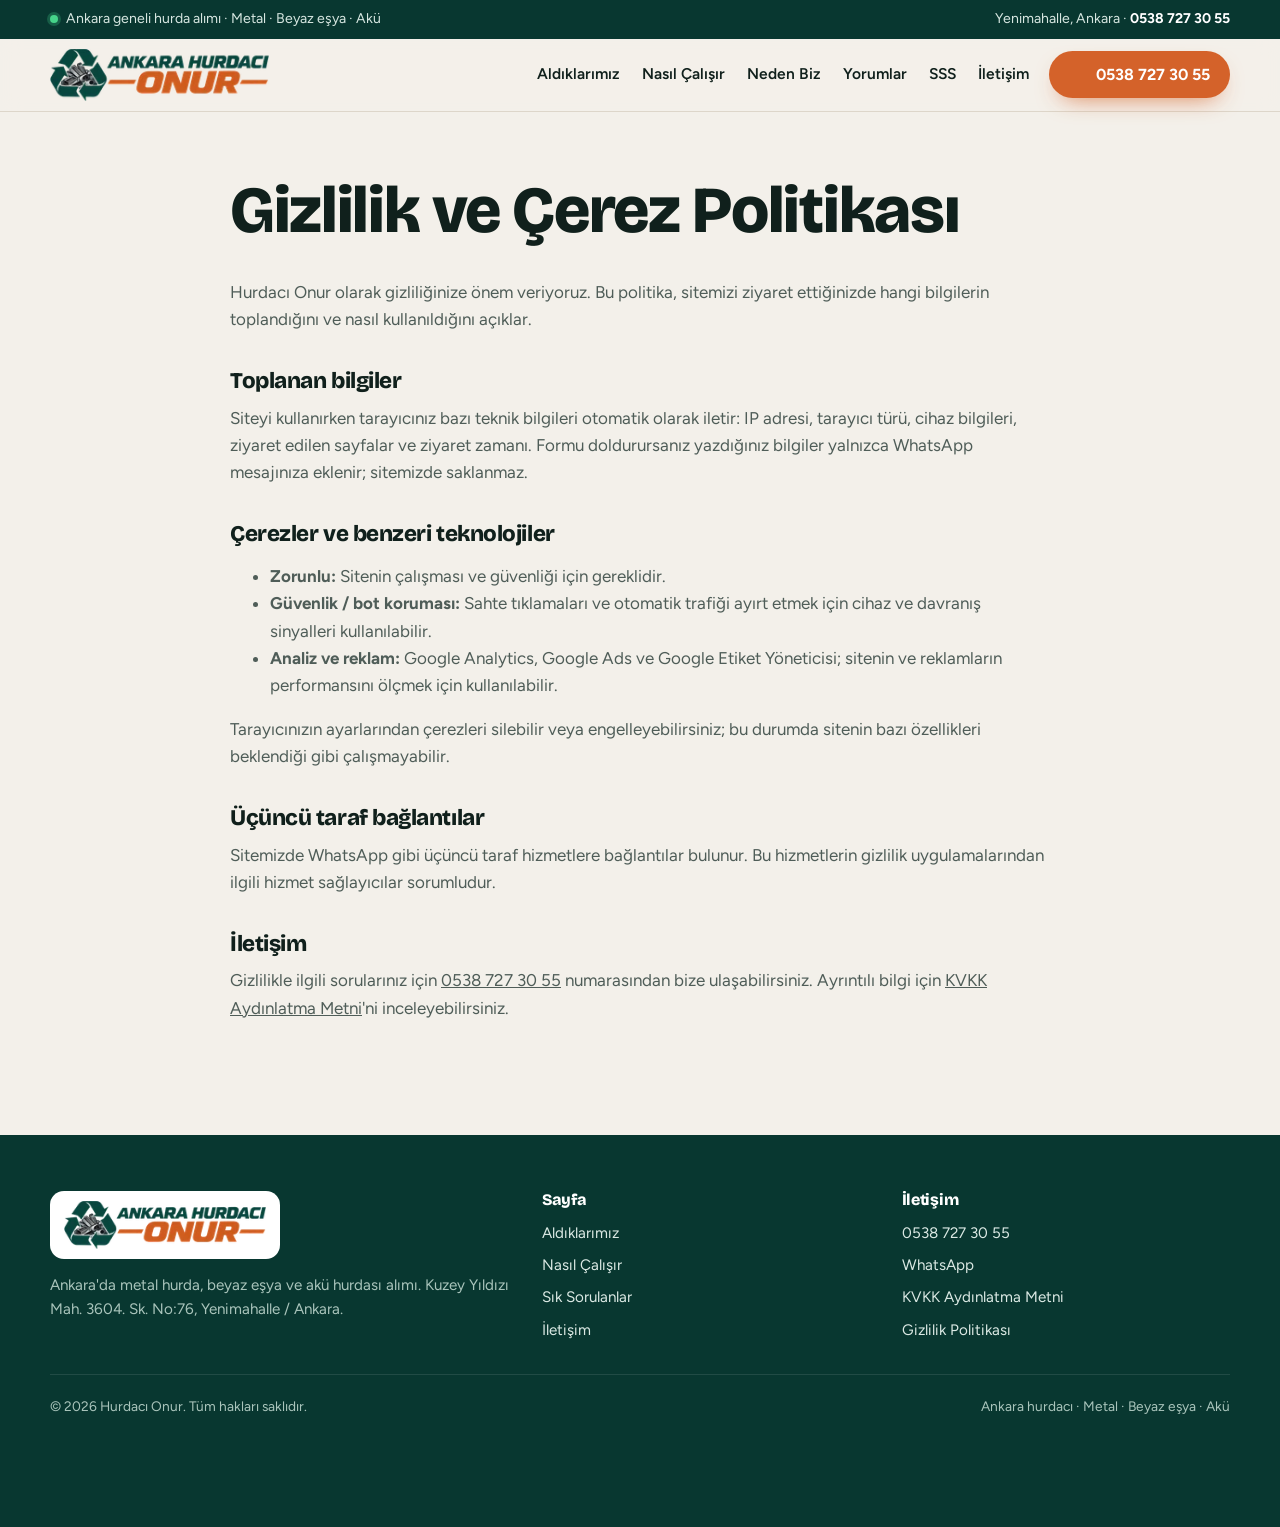
<file: gizlilik-politikasi.html>
<!DOCTYPE html>
<html lang="tr">
<head>
<meta charset="UTF-8">
<!-- Google Tag Manager -->
<script>(function(w,d,s,l,i){w[l]=w[l]||[];w[l].push({'gtm.start':
new Date().getTime(),event:'gtm.js'});var f=d.getElementsByTagName(s)[0],
j=d.createElement(s),dl=l!='dataLayer'?'&l='+l:'';j.async=true;j.src=
'https://www.googletagmanager.com/gtm.js?id='+i+dl;f.parentNode.insertBefore(j,f);
})(window,document,'script','dataLayer','GTM-NW97QMQ5');</script>
<!-- End Google Tag Manager -->
<meta name="viewport" content="width=device-width, initial-scale=1.0">
<title>Gizlilik Politikası | Hurdacı Onur</title>
<meta name="description" content="Hurdacı Onur gizlilik ve çerez politikası.">
<meta name="robots" content="index, follow">
<link rel="canonical" href="https://ankarahurdacionur.com.tr/gizlilik-politikasi.html">
<meta name="theme-color" content="#0d4a3f">
<link rel="icon" href="assets/img/onur-favicon-48.png" type="image/png" sizes="48x48">
<link rel="icon" href="assets/img/onur-favicon-192.png" type="image/png" sizes="192x192">
<link rel="apple-touch-icon" href="assets/img/onur-apple-touch-icon.png">
<link rel="stylesheet" href="assets/css/style.css?v=2">
</head>
<body>
<!-- Google Tag Manager (noscript) -->
<noscript><iframe src="https://www.googletagmanager.com/ns.html?id=GTM-NW97QMQ5"
height="0" width="0" style="display:none;visibility:hidden"></iframe></noscript>
<!-- End Google Tag Manager (noscript) -->
<svg width="0" height="0" style="position:absolute" aria-hidden="true">
  <symbol id="i-phone" viewBox="0 0 24 24"><path d="M6.6 10.8a15.1 15.1 0 0 0 6.6 6.6l2.2-2.2c.3-.3.7-.4 1-.2 1.1.4 2.3.6 3.6.6.6 0 1 .4 1 1V20c0 .6-.4 1-1 1A17 17 0 0 1 3 4c0-.6.4-1 1-1h3.5c.6 0 1 .4 1 1 0 1.3.2 2.5.6 3.6.1.3 0 .7-.2 1L6.6 10.8Z"/></symbol>
  <symbol id="i-wa" viewBox="0 0 24 24"><path d="M12 2a10 10 0 0 0-8.6 15.1L2 22l5-1.3A10 10 0 1 0 12 2Zm0 18.2c-1.5 0-3-.4-4.3-1.2l-.3-.2-3 .8.8-2.9-.2-.3A8.2 8.2 0 1 1 12 20.2Zm4.5-6.1c-.2-.1-1.5-.7-1.7-.8-.2-.1-.4-.1-.6.1l-.8 1c-.1.2-.3.2-.5.1-.7-.3-1.4-.7-2-1.2-.5-.5-1-1.1-1.3-1.7-.1-.2 0-.4.1-.5l.4-.5.3-.5v-.5l-.8-1.9c-.2-.5-.4-.4-.6-.4h-.5c-.2 0-.5.1-.7.3-.6.6-.9 1.4-.9 2.2.1.9.4 1.8 1 2.6 1.1 1.6 2.5 2.9 4.2 3.7.5.2.9.4 1.4.5.5.2 1 .2 1.6.1.6-.1 1.4-.6 1.6-1.2.2-.4.2-.9.1-1.1l-.3-.2Z"/></symbol>
  <symbol id="i-pin" viewBox="0 0 24 24"><path d="M12 2a7 7 0 0 0-7 7c0 5.3 7 13 7 13s7-7.7 7-13a7 7 0 0 0-7-7Zm0 9.5A2.5 2.5 0 1 1 12 6.5a2.5 2.5 0 0 1 0 5Z"/></symbol>
  <symbol id="i-truck" viewBox="0 0 24 24"><path d="M3 5h11v9H3V5Zm11 3h3.6L21 11.4V14h-7V8ZM6.5 15.5a2 2 0 1 1 0 4 2 2 0 0 1 0-4Zm11 0a2 2 0 1 1 0 4 2 2 0 0 1 0-4ZM3 14h18v2H3v-2Z"/></symbol>
  <symbol id="i-scale" viewBox="0 0 24 24"><path d="M11 3h2v2.1l5.6 1.6-.5 1.9-1.1-.3L19.6 15H21v1a4 4 0 0 1-8 0v-1h1.4L16 9.2l-3-.8V19h4v2H7v-2h4V7.9l-3 .8L9.6 15H11v1a4 4 0 0 1-8 0v-1h1.4L7 8.3l-1.1.3-.5-1.9L11 5.1V3Z"/></symbol>
  <symbol id="i-camera" viewBox="0 0 24 24"><path d="M9 4h6l1.8 2H20a2 2 0 0 1 2 2v10a2 2 0 0 1-2 2H4a2 2 0 0 1-2-2V8a2 2 0 0 1 2-2h3.2L9 4Zm3 4.5a4.5 4.5 0 1 0 0 9 4.5 4.5 0 0 0 0-9Zm0 2a2.5 2.5 0 1 1 0 5 2.5 2.5 0 0 1 0-5Z"/></symbol>
  <symbol id="i-fridge" viewBox="0 0 24 24"><path d="M7 2h10a2 2 0 0 1 2 2v16a2 2 0 0 1-2 2H7a2 2 0 0 1-2-2V4a2 2 0 0 1 2-2Zm0 2v5h10V4H7Zm0 7v9h10v-9H7Zm2-5h2v2H9V6Zm0 7h2v3H9v-3Z"/></symbol>
  <symbol id="i-battery" viewBox="0 0 24 24"><path d="M6 4h3v2h6V4h3v2h2a2 2 0 0 1 2 2v10a2 2 0 0 1-2 2H4a2 2 0 0 1-2-2V8a2 2 0 0 1 2-2h2V4Zm-2 4v10h16V8H4Zm2 4h4v2H6v-2Zm9-1h2v1.5h1.5v2H17V16h-2v-1.5h-1.5v-2H15V11Z"/></symbol>
  <symbol id="i-recycle" viewBox="0 0 24 24"><path d="M12.2 2.6 15 7.4l1.6-.9-.2 4.6-4-2.2 1.5-.9-1.7-3-2.4 4.1-1.7-1 2.2-3.9a1.9 1.9 0 0 1 1.9-1.6ZM5.5 11.5l1.7 1-2.1 3.7h4.8v-1.8l3.4 2.9-3.4 2.9v-2H4.4a1.9 1.9 0 0 1-1.6-2.9l2.7-3.8Zm12.3.2 2.6 4.4a1.9 1.9 0 0 1-1.6 2.9h-4.6v-2h4.1l-2.2-3.8 1.7-1.5Z"/></symbol>
  <symbol id="i-arrow" viewBox="0 0 24 24"><path d="M13 5l7 7-7 7-1.4-1.4 4.6-4.6H4v-2h12.2l-4.6-4.6L13 5Z"/></symbol>
</svg>
<div class="strip">
  <div class="container">
    <span><span class="dot" aria-hidden="true"></span>Ankara geneli hurda alımı · Metal · Beyaz eşya · Akü</span>
    <span class="hide-sm">Yenimahalle, Ankara · <a href="tel:+905387273055">0538 727 30 55</a></span>
  </div>
</div>

<header class="header">
  <div class="container">
    <a href="index.html#giris" class="brand" aria-label="Hurdacı Onur ana sayfa">
      <img class="brand__logo" src="assets/img/ankara-hurdaci-onur-logo-56.webp" srcset="assets/img/ankara-hurdaci-onur-logo-56.webp 1x, assets/img/ankara-hurdaci-onur-logo-112.webp 2x" width="236" height="56" alt="Ankara Hurdacı Onur">
    </a>
    <nav class="nav" id="nav" aria-label="Ana menü">
      <a href="index.html#hurdalar">Aldıklarımız</a>
      <a href="index.html#nasil-calisir">Nasıl Çalışır</a>
      <a href="index.html#neden-biz">Neden Biz</a>
      <a href="index.html#yorumlar">Yorumlar</a>
      <a href="index.html#sss">SSS</a>
      <a href="index.html#iletisim">İletişim</a>
    </nav>
    <a href="tel:+905387273055" class="btn btn--copper header__call" aria-label="Hemen ara: 0538 727 30 55"><svg class="ic" aria-hidden="true"><use href="index.html#i-phone"/></svg><span class="txt">0538 727 30 55</span></a>
    <button class="burger" id="burger" aria-label="Menüyü aç" aria-expanded="false" aria-controls="nav"><span></span><span></span><span></span></button>
  </div>
</header>
<main class="legal" id="icerik">
  <div class="container">
    <h1>Gizlilik ve Çerez Politikası</h1>
    <p>Hurdacı Onur olarak gizliliğinize önem veriyoruz. Bu politika, sitemizi ziyaret ettiğinizde hangi bilgilerin toplandığını ve nasıl kullanıldığını açıklar.</p>
    <h2>Toplanan bilgiler</h2>
    <p>Siteyi kullanırken tarayıcınız bazı teknik bilgileri otomatik olarak iletir: IP adresi, tarayıcı türü, cihaz bilgileri, ziyaret edilen sayfalar ve ziyaret zamanı. Formu doldurursanız yazdığınız bilgiler yalnızca WhatsApp mesajınıza eklenir; sitemizde saklanmaz.</p>
    <h2>Çerezler ve benzeri teknolojiler</h2>
    <ul>
      <li><strong>Zorunlu:</strong> Sitenin çalışması ve güvenliği için gereklidir.</li>
      <li><strong>Güvenlik / bot koruması:</strong> Sahte tıklamaları ve otomatik trafiği ayırt etmek için cihaz ve davranış sinyalleri kullanılabilir.</li>
      <li><strong>Analiz ve reklam:</strong> Google Analytics, Google Ads ve Google Etiket Yöneticisi; sitenin ve reklamların performansını ölçmek için kullanılabilir.</li>
    </ul>
    <p>Tarayıcınızın ayarlarından çerezleri silebilir veya engelleyebilirsiniz; bu durumda sitenin bazı özellikleri beklendiği gibi çalışmayabilir.</p>
    <h2>Üçüncü taraf bağlantılar</h2>
    <p>Sitemizde WhatsApp gibi üçüncü taraf hizmetlere bağlantılar bulunur. Bu hizmetlerin gizlilik uygulamalarından ilgili hizmet sağlayıcılar sorumludur.</p>
    <h2>İletişim</h2>
    <p>Gizlilikle ilgili sorularınız için <a href="tel:+905387273055">0538 727 30 55</a> numarasından bize ulaşabilirsiniz. Ayrıntılı bilgi için <a href="kvkk.html">KVKK Aydınlatma Metni</a>'ni inceleyebilirsiniz.</p>
  </div>
</main>
<footer class="footer">
  <div class="container">
    <div>
      <a href="index.html#giris" class="brand" aria-label="Hurdacı Onur ana sayfa"><span class="brand__badge"><img class="brand__logo brand__logo--foot" src="assets/img/ankara-hurdaci-onur-logo-56.webp" srcset="assets/img/ankara-hurdaci-onur-logo-56.webp 1x, assets/img/ankara-hurdaci-onur-logo-112.webp 2x" width="236" height="56" alt="Ankara Hurdacı Onur" loading="lazy"></span></a>
      <p style="margin-top:14px">Ankara'da metal hurda, beyaz eşya ve akü hurdası alımı. Kuzey Yıldızı Mah. 3604. Sk. No:76, Yenimahalle / Ankara.</p>
    </div>
    <div>
      <h2 class="footer__title">Sayfa</h2>
      <ul>
        <li><a href="index.html#hurdalar">Aldıklarımız</a></li>
        <li><a href="index.html#nasil-calisir">Nasıl Çalışır</a></li>
        <li><a href="index.html#sss">Sık Sorulanlar</a></li>
        <li><a href="index.html#iletisim">İletişim</a></li>
      </ul>
    </div>
    <div>
      <h2 class="footer__title">İletişim</h2>
      <ul>
        <li><a href="tel:+905387273055">0538 727 30 55</a></li>
        <li><a href="https://wa.me/905387273055" target="_blank" rel="noopener">WhatsApp</a></li>
        <li><a href="kvkk.html">KVKK Aydınlatma Metni</a></li>
        <li><a href="gizlilik-politikasi.html">Gizlilik Politikası</a></li>
      </ul>
    </div>
    <div class="footer__bottom">
      <span>© <span data-year>2026</span> Hurdacı Onur. Tüm hakları saklıdır.</span>
      <span>Ankara hurdacı · Metal · Beyaz eşya · Akü</span>
    </div>
  </div>
</footer>
<script src="assets/js/main.js?v=1" defer></script>
</body>
</html>
</file>
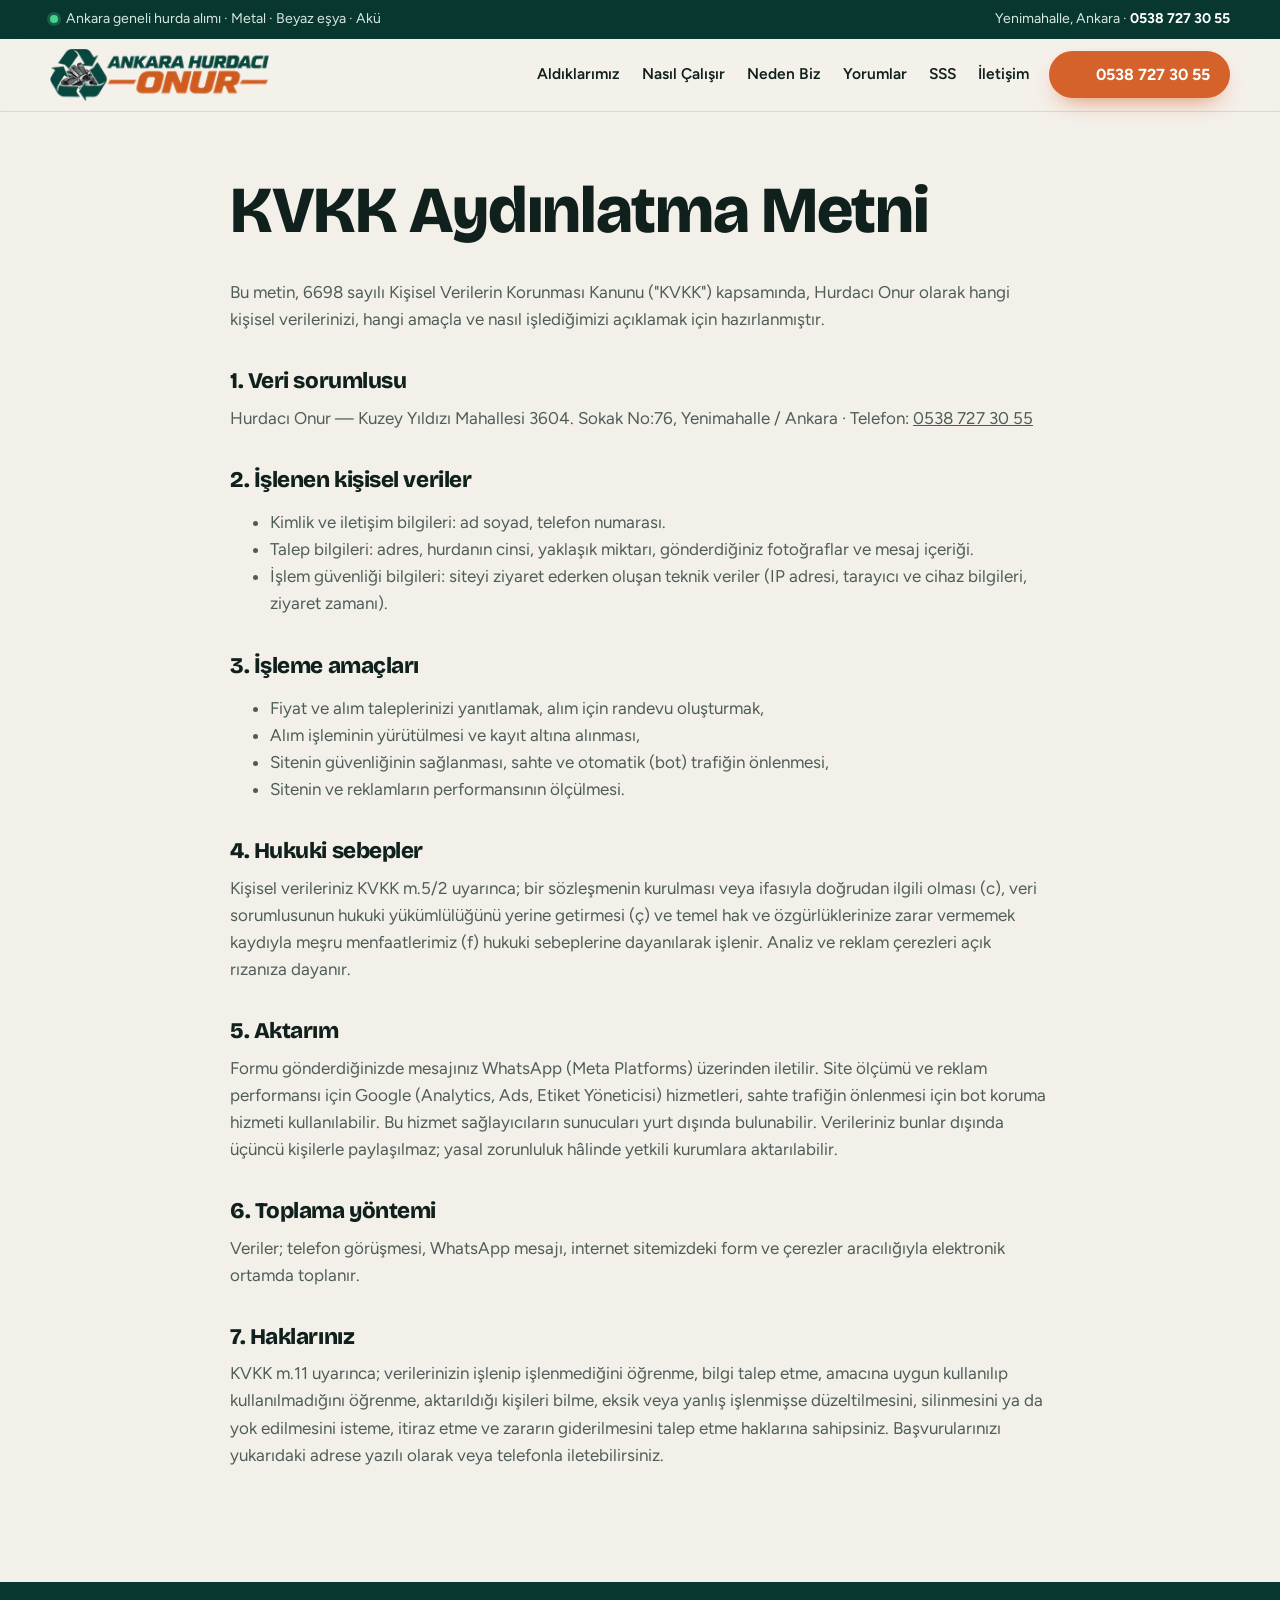
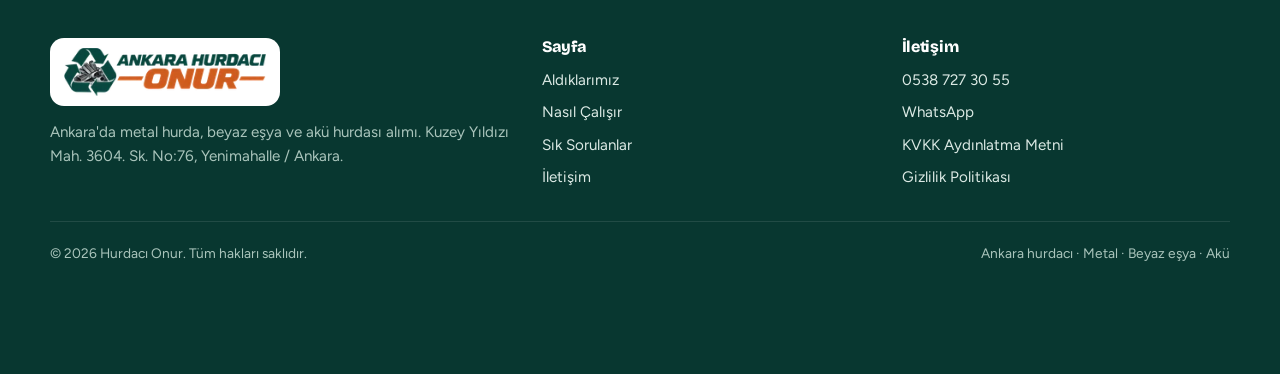
<file: kvkk.html>
<!DOCTYPE html>
<html lang="tr">
<head>
<meta charset="UTF-8">
<!-- Google Tag Manager -->
<script>(function(w,d,s,l,i){w[l]=w[l]||[];w[l].push({'gtm.start':
new Date().getTime(),event:'gtm.js'});var f=d.getElementsByTagName(s)[0],
j=d.createElement(s),dl=l!='dataLayer'?'&l='+l:'';j.async=true;j.src=
'https://www.googletagmanager.com/gtm.js?id='+i+dl;f.parentNode.insertBefore(j,f);
})(window,document,'script','dataLayer','GTM-NW97QMQ5');</script>
<!-- End Google Tag Manager -->
<meta name="viewport" content="width=device-width, initial-scale=1.0">
<title>KVKK Aydınlatma Metni | Hurdacı Onur</title>
<meta name="description" content="Hurdacı Onur KVKK aydınlatma metni: kişisel verilerinizin işlenme amaçları, hukuki sebepleri ve haklarınız.">
<meta name="robots" content="index, follow">
<link rel="canonical" href="https://ankarahurdacionur.com.tr/kvkk.html">
<meta name="theme-color" content="#0d4a3f">
<link rel="icon" href="assets/img/onur-favicon-48.png" type="image/png" sizes="48x48">
<link rel="icon" href="assets/img/onur-favicon-192.png" type="image/png" sizes="192x192">
<link rel="apple-touch-icon" href="assets/img/onur-apple-touch-icon.png">
<link rel="stylesheet" href="assets/css/style.css?v=2">
</head>
<body>
<!-- Google Tag Manager (noscript) -->
<noscript><iframe src="https://www.googletagmanager.com/ns.html?id=GTM-NW97QMQ5"
height="0" width="0" style="display:none;visibility:hidden"></iframe></noscript>
<!-- End Google Tag Manager (noscript) -->
<svg width="0" height="0" style="position:absolute" aria-hidden="true">
  <symbol id="i-phone" viewBox="0 0 24 24"><path d="M6.6 10.8a15.1 15.1 0 0 0 6.6 6.6l2.2-2.2c.3-.3.7-.4 1-.2 1.1.4 2.3.6 3.6.6.6 0 1 .4 1 1V20c0 .6-.4 1-1 1A17 17 0 0 1 3 4c0-.6.4-1 1-1h3.5c.6 0 1 .4 1 1 0 1.3.2 2.5.6 3.6.1.3 0 .7-.2 1L6.6 10.8Z"/></symbol>
  <symbol id="i-wa" viewBox="0 0 24 24"><path d="M12 2a10 10 0 0 0-8.6 15.1L2 22l5-1.3A10 10 0 1 0 12 2Zm0 18.2c-1.5 0-3-.4-4.3-1.2l-.3-.2-3 .8.8-2.9-.2-.3A8.2 8.2 0 1 1 12 20.2Zm4.5-6.1c-.2-.1-1.5-.7-1.7-.8-.2-.1-.4-.1-.6.1l-.8 1c-.1.2-.3.2-.5.1-.7-.3-1.4-.7-2-1.2-.5-.5-1-1.1-1.3-1.7-.1-.2 0-.4.1-.5l.4-.5.3-.5v-.5l-.8-1.9c-.2-.5-.4-.4-.6-.4h-.5c-.2 0-.5.1-.7.3-.6.6-.9 1.4-.9 2.2.1.9.4 1.8 1 2.6 1.1 1.6 2.5 2.9 4.2 3.7.5.2.9.4 1.4.5.5.2 1 .2 1.6.1.6-.1 1.4-.6 1.6-1.2.2-.4.2-.9.1-1.1l-.3-.2Z"/></symbol>
  <symbol id="i-pin" viewBox="0 0 24 24"><path d="M12 2a7 7 0 0 0-7 7c0 5.3 7 13 7 13s7-7.7 7-13a7 7 0 0 0-7-7Zm0 9.5A2.5 2.5 0 1 1 12 6.5a2.5 2.5 0 0 1 0 5Z"/></symbol>
  <symbol id="i-truck" viewBox="0 0 24 24"><path d="M3 5h11v9H3V5Zm11 3h3.6L21 11.4V14h-7V8ZM6.5 15.5a2 2 0 1 1 0 4 2 2 0 0 1 0-4Zm11 0a2 2 0 1 1 0 4 2 2 0 0 1 0-4ZM3 14h18v2H3v-2Z"/></symbol>
  <symbol id="i-scale" viewBox="0 0 24 24"><path d="M11 3h2v2.1l5.6 1.6-.5 1.9-1.1-.3L19.6 15H21v1a4 4 0 0 1-8 0v-1h1.4L16 9.2l-3-.8V19h4v2H7v-2h4V7.9l-3 .8L9.6 15H11v1a4 4 0 0 1-8 0v-1h1.4L7 8.3l-1.1.3-.5-1.9L11 5.1V3Z"/></symbol>
  <symbol id="i-camera" viewBox="0 0 24 24"><path d="M9 4h6l1.8 2H20a2 2 0 0 1 2 2v10a2 2 0 0 1-2 2H4a2 2 0 0 1-2-2V8a2 2 0 0 1 2-2h3.2L9 4Zm3 4.5a4.5 4.5 0 1 0 0 9 4.5 4.5 0 0 0 0-9Zm0 2a2.5 2.5 0 1 1 0 5 2.5 2.5 0 0 1 0-5Z"/></symbol>
  <symbol id="i-fridge" viewBox="0 0 24 24"><path d="M7 2h10a2 2 0 0 1 2 2v16a2 2 0 0 1-2 2H7a2 2 0 0 1-2-2V4a2 2 0 0 1 2-2Zm0 2v5h10V4H7Zm0 7v9h10v-9H7Zm2-5h2v2H9V6Zm0 7h2v3H9v-3Z"/></symbol>
  <symbol id="i-battery" viewBox="0 0 24 24"><path d="M6 4h3v2h6V4h3v2h2a2 2 0 0 1 2 2v10a2 2 0 0 1-2 2H4a2 2 0 0 1-2-2V8a2 2 0 0 1 2-2h2V4Zm-2 4v10h16V8H4Zm2 4h4v2H6v-2Zm9-1h2v1.5h1.5v2H17V16h-2v-1.5h-1.5v-2H15V11Z"/></symbol>
  <symbol id="i-recycle" viewBox="0 0 24 24"><path d="M12.2 2.6 15 7.4l1.6-.9-.2 4.6-4-2.2 1.5-.9-1.7-3-2.4 4.1-1.7-1 2.2-3.9a1.9 1.9 0 0 1 1.9-1.6ZM5.5 11.5l1.7 1-2.1 3.7h4.8v-1.8l3.4 2.9-3.4 2.9v-2H4.4a1.9 1.9 0 0 1-1.6-2.9l2.7-3.8Zm12.3.2 2.6 4.4a1.9 1.9 0 0 1-1.6 2.9h-4.6v-2h4.1l-2.2-3.8 1.7-1.5Z"/></symbol>
  <symbol id="i-arrow" viewBox="0 0 24 24"><path d="M13 5l7 7-7 7-1.4-1.4 4.6-4.6H4v-2h12.2l-4.6-4.6L13 5Z"/></symbol>
</svg>
<div class="strip">
  <div class="container">
    <span><span class="dot" aria-hidden="true"></span>Ankara geneli hurda alımı · Metal · Beyaz eşya · Akü</span>
    <span class="hide-sm">Yenimahalle, Ankara · <a href="tel:+905387273055">0538 727 30 55</a></span>
  </div>
</div>

<header class="header">
  <div class="container">
    <a href="index.html#giris" class="brand" aria-label="Hurdacı Onur ana sayfa">
      <img class="brand__logo" src="assets/img/ankara-hurdaci-onur-logo-56.webp" srcset="assets/img/ankara-hurdaci-onur-logo-56.webp 1x, assets/img/ankara-hurdaci-onur-logo-112.webp 2x" width="236" height="56" alt="Ankara Hurdacı Onur">
    </a>
    <nav class="nav" id="nav" aria-label="Ana menü">
      <a href="index.html#hurdalar">Aldıklarımız</a>
      <a href="index.html#nasil-calisir">Nasıl Çalışır</a>
      <a href="index.html#neden-biz">Neden Biz</a>
      <a href="index.html#yorumlar">Yorumlar</a>
      <a href="index.html#sss">SSS</a>
      <a href="index.html#iletisim">İletişim</a>
    </nav>
    <a href="tel:+905387273055" class="btn btn--copper header__call" aria-label="Hemen ara: 0538 727 30 55"><svg class="ic" aria-hidden="true"><use href="index.html#i-phone"/></svg><span class="txt">0538 727 30 55</span></a>
    <button class="burger" id="burger" aria-label="Menüyü aç" aria-expanded="false" aria-controls="nav"><span></span><span></span><span></span></button>
  </div>
</header>
<main class="legal" id="icerik">
  <div class="container">
    <h1>KVKK Aydınlatma Metni</h1>
    <p>Bu metin, 6698 sayılı Kişisel Verilerin Korunması Kanunu ("KVKK") kapsamında, Hurdacı Onur olarak hangi kişisel verilerinizi, hangi amaçla ve nasıl işlediğimizi açıklamak için hazırlanmıştır.</p>
    <h2>1. Veri sorumlusu</h2>
    <p>Hurdacı Onur — Kuzey Yıldızı Mahallesi 3604. Sokak No:76, Yenimahalle / Ankara · Telefon: <a href="tel:+905387273055">0538 727 30 55</a></p>
    <h2>2. İşlenen kişisel veriler</h2>
    <ul>
      <li>Kimlik ve iletişim bilgileri: ad soyad, telefon numarası.</li>
      <li>Talep bilgileri: adres, hurdanın cinsi, yaklaşık miktarı, gönderdiğiniz fotoğraflar ve mesaj içeriği.</li>
      <li>İşlem güvenliği bilgileri: siteyi ziyaret ederken oluşan teknik veriler (IP adresi, tarayıcı ve cihaz bilgileri, ziyaret zamanı).</li>
    </ul>
    <h2>3. İşleme amaçları</h2>
    <ul>
      <li>Fiyat ve alım taleplerinizi yanıtlamak, alım için randevu oluşturmak,</li>
      <li>Alım işleminin yürütülmesi ve kayıt altına alınması,</li>
      <li>Sitenin güvenliğinin sağlanması, sahte ve otomatik (bot) trafiğin önlenmesi,</li>
      <li>Sitenin ve reklamların performansının ölçülmesi.</li>
    </ul>
    <h2>4. Hukuki sebepler</h2>
    <p>Kişisel verileriniz KVKK m.5/2 uyarınca; bir sözleşmenin kurulması veya ifasıyla doğrudan ilgili olması (c), veri sorumlusunun hukuki yükümlülüğünü yerine getirmesi (ç) ve temel hak ve özgürlüklerinize zarar vermemek kaydıyla meşru menfaatlerimiz (f) hukuki sebeplerine dayanılarak işlenir. Analiz ve reklam çerezleri açık rızanıza dayanır.</p>
    <h2>5. Aktarım</h2>
    <p>Formu gönderdiğinizde mesajınız WhatsApp (Meta Platforms) üzerinden iletilir. Site ölçümü ve reklam performansı için Google (Analytics, Ads, Etiket Yöneticisi) hizmetleri, sahte trafiğin önlenmesi için bot koruma hizmeti kullanılabilir. Bu hizmet sağlayıcıların sunucuları yurt dışında bulunabilir. Verileriniz bunlar dışında üçüncü kişilerle paylaşılmaz; yasal zorunluluk hâlinde yetkili kurumlara aktarılabilir.</p>
    <h2>6. Toplama yöntemi</h2>
    <p>Veriler; telefon görüşmesi, WhatsApp mesajı, internet sitemizdeki form ve çerezler aracılığıyla elektronik ortamda toplanır.</p>
    <h2>7. Haklarınız</h2>
    <p>KVKK m.11 uyarınca; verilerinizin işlenip işlenmediğini öğrenme, bilgi talep etme, amacına uygun kullanılıp kullanılmadığını öğrenme, aktarıldığı kişileri bilme, eksik veya yanlış işlenmişse düzeltilmesini, silinmesini ya da yok edilmesini isteme, itiraz etme ve zararın giderilmesini talep etme haklarına sahipsiniz. Başvurularınızı yukarıdaki adrese yazılı olarak veya telefonla iletebilirsiniz.</p>
  </div>
</main>
<footer class="footer">
  <div class="container">
    <div>
      <a href="index.html#giris" class="brand" aria-label="Hurdacı Onur ana sayfa"><span class="brand__badge"><img class="brand__logo brand__logo--foot" src="assets/img/ankara-hurdaci-onur-logo-56.webp" srcset="assets/img/ankara-hurdaci-onur-logo-56.webp 1x, assets/img/ankara-hurdaci-onur-logo-112.webp 2x" width="236" height="56" alt="Ankara Hurdacı Onur" loading="lazy"></span></a>
      <p style="margin-top:14px">Ankara'da metal hurda, beyaz eşya ve akü hurdası alımı. Kuzey Yıldızı Mah. 3604. Sk. No:76, Yenimahalle / Ankara.</p>
    </div>
    <div>
      <h2 class="footer__title">Sayfa</h2>
      <ul>
        <li><a href="index.html#hurdalar">Aldıklarımız</a></li>
        <li><a href="index.html#nasil-calisir">Nasıl Çalışır</a></li>
        <li><a href="index.html#sss">Sık Sorulanlar</a></li>
        <li><a href="index.html#iletisim">İletişim</a></li>
      </ul>
    </div>
    <div>
      <h2 class="footer__title">İletişim</h2>
      <ul>
        <li><a href="tel:+905387273055">0538 727 30 55</a></li>
        <li><a href="https://wa.me/905387273055" target="_blank" rel="noopener">WhatsApp</a></li>
        <li><a href="kvkk.html">KVKK Aydınlatma Metni</a></li>
        <li><a href="gizlilik-politikasi.html">Gizlilik Politikası</a></li>
      </ul>
    </div>
    <div class="footer__bottom">
      <span>© <span data-year>2026</span> Hurdacı Onur. Tüm hakları saklıdır.</span>
      <span>Ankara hurdacı · Metal · Beyaz eşya · Akü</span>
    </div>
  </div>
</footer>
<script src="assets/js/main.js?v=1" defer></script>
</body>
</html>
</file>
<file: assets/css/style.css>
/* Hurdacı Onur — Ankara metal, beyaz eşya ve akü hurdası alımı
   Tasarım: koyu petrol yeşili + bakır turuncusu, kâğıt tonlu zemin, Bricolage Grotesque + Figtree.
   CSS değiştirince:  python _tools/build.py  (index.html içine gömülü kopyayı günceller) */

@font-face{font-family:"Bricolage";font-style:normal;font-weight:500 800;font-display:swap;src:url(../fonts/bricolage-grotesque-latin-ext.woff2) format("woff2");unicode-range:U+0100-02BA,U+02BD-02C5,U+02C7-02CC,U+02CE-02D7,U+02DD-02FF,U+0304,U+0308,U+0329,U+1D00-1DBF,U+1E00-1E9F,U+1EF2-1EFF,U+2020,U+20A0-20AB,U+20AD-20C0,U+2113,U+2C60-2C7F,U+A720-A7FF}
@font-face{font-family:"Bricolage";font-style:normal;font-weight:500 800;font-display:swap;src:url(../fonts/bricolage-grotesque-latin.woff2) format("woff2");unicode-range:U+0000-00FF,U+0131,U+0152-0153,U+02BB-02BC,U+02C6,U+02DA,U+02DC,U+0304,U+0308,U+0329,U+2000-206F,U+20AC,U+2122,U+2191,U+2193,U+2212,U+2215,U+FEFF,U+FFFD}
@font-face{font-family:"Figtree";font-style:normal;font-weight:400 700;font-display:swap;src:url(../fonts/figtree-latin-ext.woff2) format("woff2");unicode-range:U+0100-02BA,U+02BD-02C5,U+02C7-02CC,U+02CE-02D7,U+02DD-02FF,U+0304,U+0308,U+0329,U+1D00-1DBF,U+1E00-1E9F,U+1EF2-1EFF,U+2020,U+20A0-20AB,U+20AD-20C0,U+2113,U+2C60-2C7F,U+A720-A7FF}
@font-face{font-family:"Figtree";font-style:normal;font-weight:400 700;font-display:swap;src:url(../fonts/figtree-latin.woff2) format("woff2");unicode-range:U+0000-00FF,U+0131,U+0152-0153,U+02BB-02BC,U+02C6,U+02DA,U+02DC,U+0304,U+0308,U+0329,U+2000-206F,U+20AC,U+2122,U+2191,U+2193,U+2212,U+2215,U+FEFF,U+FFFD}
/* Font yüklenene kadar kayma olmasın diye ölçüsü eşlenmiş yedekler */
@font-face{font-family:"Bricolage Fallback";src:local("Arial");size-adjust:104%;ascent-override:92%;descent-override:25%;line-gap-override:0%}
@font-face{font-family:"Figtree Fallback";src:local("Arial");size-adjust:99%;ascent-override:96%;descent-override:25%;line-gap-override:0%}

:root{
  --bg:#f3f0ea;
  --paper:#fbfaf7;
  --ink:#10201c;
  --muted:#4f5d58;
  --line:#ddd6ca;
  --pine:#0d4a3f;
  --pine-2:#083730;
  --pine-3:#0f5a4c;
  --copper:#d4622a;
  --copper-2:#b44d1b;
  --copper-soft:#f7e2d4;
  --wa:#1fa855;
  --radius:18px;
  --shadow:0 18px 40px -22px rgba(16,32,28,.45);
  --head:"Bricolage","Bricolage Fallback",system-ui,sans-serif;
  --body:"Figtree","Figtree Fallback",system-ui,sans-serif;
}
*,*::before,*::after{box-sizing:border-box}
html{scroll-behavior:smooth;-webkit-text-size-adjust:100%}
body{margin:0;background:var(--bg);color:var(--ink);font-family:var(--body);font-size:17px;line-height:1.6;-webkit-font-smoothing:antialiased}
img{max-width:100%;height:auto;display:block}
a{color:inherit}
h1,h2,h3{font-family:var(--head);line-height:1.08;margin:0 0 .5em;letter-spacing:-.02em}
h1{font-size:clamp(2.3rem,5.6vw,4.1rem);font-weight:800}
h2{font-size:clamp(1.8rem,3.6vw,2.7rem);font-weight:800}
h3{font-size:1.25rem;font-weight:700}
p{margin:0 0 1em}
.container{width:min(1180px,100% - 32px);margin-inline:auto}
.ic{width:1.15em;height:1.15em;fill:currentColor;flex:none}
.sr-only{position:absolute;width:1px;height:1px;padding:0;margin:-1px;overflow:hidden;clip:rect(0,0,0,0);border:0}
.skip{position:absolute;left:-999px;top:8px;background:var(--copper);color:#fff;padding:8px 14px;border-radius:8px;z-index:100}
.skip:focus{left:8px}
:focus-visible{outline:3px solid var(--copper);outline-offset:3px}

/* Butonlar */
.btn{display:inline-flex;align-items:center;justify-content:center;gap:.55em;font:700 1rem/1 var(--body);padding:15px 22px;border-radius:999px;text-decoration:none;border:2px solid transparent;cursor:pointer;transition:transform .15s ease,background-color .15s ease,box-shadow .15s ease;white-space:nowrap}
.btn:hover{transform:translateY(-2px)}
.btn--copper{background:var(--copper);color:#fff;box-shadow:0 10px 24px -12px rgba(212,98,42,.9)}
.btn--copper:hover{background:var(--copper-2)}
.btn--wa{background:var(--wa);color:#fff}
.btn--wa:hover{background:#178a45}
.btn--ghost{border-color:currentColor;background:transparent}
.btn--lg{font-size:1.1rem;padding:18px 26px}

/* Üst şerit + başlık */
.strip{background:var(--pine-2);color:#d7e7e1;font-size:.88rem}
.strip .container{display:flex;justify-content:space-between;gap:16px;padding:8px 0}
.strip a{color:#fff;font-weight:700;text-decoration:none}
.strip .dot{display:inline-block;width:8px;height:8px;border-radius:50%;background:#46d38a;margin-right:8px;box-shadow:0 0 0 3px rgba(70,211,138,.25)}
.header{position:sticky;top:0;z-index:50;background:rgba(243,240,234,.92);backdrop-filter:saturate(1.4) blur(10px);border-bottom:1px solid var(--line)}
.header .container{display:flex;align-items:center;gap:20px;min-height:72px}
.brand{display:flex;align-items:center;gap:10px;text-decoration:none;margin-right:auto}
.brand__logo{display:block;height:52px;width:auto}
.brand__badge{display:inline-block;background:#fff;border-radius:14px;padding:10px 14px}
.brand__logo--foot{height:48px}
.nav{display:flex;gap:22px}
.nav a{text-decoration:none;font-weight:600;font-size:.97rem;color:var(--ink);position:relative}
.nav a::after{content:"";position:absolute;left:0;right:100%;bottom:-6px;height:2px;background:var(--copper);transition:right .2s ease}
.nav a:hover::after{right:0}
.header__call{padding:12px 18px}
.burger{display:none;width:44px;height:44px;border:0;background:var(--pine);border-radius:12px;color:#fff;cursor:pointer;padding:0}
.burger span{display:block;width:20px;height:2px;background:currentColor;margin:4px auto;transition:transform .2s ease,opacity .2s ease}
.nav-open .burger span:nth-child(1){transform:translateY(6px) rotate(45deg)}
.nav-open .burger span:nth-child(2){opacity:0}
.nav-open .burger span:nth-child(3){transform:translateY(-6px) rotate(-45deg)}

/* 1 — Giriş */
.hero{background:var(--pine);color:#eef6f3;position:relative;overflow:hidden}
.hero::before{content:"";position:absolute;inset:0;background:repeating-linear-gradient(135deg,rgba(255,255,255,.035) 0 2px,transparent 2px 22px);pointer-events:none}
.hero .container{position:relative;display:grid;grid-template-columns:1.05fr .95fr;gap:48px;align-items:center;padding:64px 0 88px}
.hero .container>*{min-width:0}
.eyebrow{display:inline-flex;align-items:center;gap:8px;font-weight:700;font-size:.82rem;letter-spacing:.12em;text-transform:uppercase;color:var(--copper)}
.hero .eyebrow{color:#ffb489}
.eyebrow::before{content:"";width:28px;height:2px;background:currentColor}
.hero h1{color:#fff;margin:.35em 0 .4em}
.hero h1 em{font-style:normal;color:#ffb489}
.hero__lead{font-size:1.15rem;color:#cfe2dc;max-width:34em}
.hero__actions{display:flex;flex-wrap:wrap;gap:12px;margin:28px 0 30px}
.hero__actions .btn--ghost{color:#fff}
.chips{display:flex;flex-wrap:wrap;gap:8px;list-style:none;padding:0;margin:0}
.chips li{border:1px solid rgba(255,255,255,.22);border-radius:999px;padding:6px 14px;font-size:.92rem;color:#e3efeb}
.hero__media{position:relative}
.hero__media picture img{width:100%;aspect-ratio:4/3.4;object-fit:cover;border-radius:28px 28px 28px 120px;box-shadow:0 30px 60px -30px rgba(0,0,0,.6)}
.callcard{position:absolute;left:-28px;bottom:-30px;background:var(--paper);color:var(--ink);border-radius:20px;padding:16px 20px;display:flex;align-items:center;gap:14px;box-shadow:var(--shadow);text-decoration:none;max-width:calc(100% + 28px)}
.callcard__ic{width:52px;height:52px;border-radius:14px;background:var(--copper);color:#fff;display:grid;place-items:center;flex:none;position:relative}
.callcard__ic::after{content:"";position:absolute;inset:0;border-radius:inherit;border:2px solid var(--copper);animation:ring 1.8s ease-out infinite}
@keyframes ring{from{transform:scale(1);opacity:.8}to{transform:scale(1.45);opacity:0}}
.callcard small{display:block;color:var(--muted);font-size:.82rem;font-weight:600}
.callcard strong{font:800 1.45rem/1.1 var(--head);letter-spacing:-.01em}

/* Bölüm başlıkları */
.section{padding:96px 0}
.section__head{display:flex;justify-content:space-between;align-items:end;gap:24px;margin-bottom:44px;flex-wrap:wrap}
.section__head>div{max-width:640px}
.section__num{font:800 .95rem/1 var(--head);color:var(--copper);letter-spacing:.06em}
.section__head p{color:var(--muted);font-size:1.07rem;margin:0}

/* 2 — Aldıklarımız */
.buy{display:grid;grid-template-columns:1.25fr 1fr 1fr;gap:20px}
.buy__card{background:var(--paper);border:1px solid var(--line);border-radius:var(--radius);overflow:hidden;display:flex;flex-direction:column}
.buy__card img{width:100%;aspect-ratio:3/2;object-fit:cover}
.buy__body{padding:24px 24px 26px;display:flex;flex-direction:column;gap:12px;flex:1}
.buy__tag{align-self:flex-start;background:var(--copper-soft);color:var(--copper-2);font-weight:700;font-size:.8rem;letter-spacing:.06em;text-transform:uppercase;padding:5px 10px;border-radius:8px}
.buy__body h3{margin:0;font-size:1.45rem}
.buy__body p{margin:0;color:var(--muted)}
.taglist{display:flex;flex-wrap:wrap;gap:6px;list-style:none;padding:0;margin:4px 0 0}
.taglist li{border:1px solid var(--line);background:var(--bg);border-radius:8px;padding:4px 10px;font-size:.9rem;font-weight:600}
.buy__card--metal{background:var(--ink);color:#eef3f1;border-color:var(--ink)}
.buy__card--metal .buy__body p{color:#b8c7c2}
.buy__card--metal .taglist li{background:rgba(255,255,255,.06);border-color:rgba(255,255,255,.16);color:#fff}
.buy__card--metal .buy__tag{background:var(--copper);color:#fff}
.note{margin-top:22px;display:flex;align-items:center;gap:10px;color:var(--muted);font-size:.97rem}
.note strong{color:var(--ink)}

/* 3 — Nasıl çalışır */
.flow{background:var(--ink);color:#e9f0ed}
.flow h2{color:#fff}
.flow .section__head p{color:#a9bbb5}
.steps{list-style:none;padding:0;margin:0;display:grid;grid-template-columns:repeat(4,1fr);gap:18px;counter-reset:s;position:relative}
.steps::before{content:"";position:absolute;left:4%;right:4%;top:34px;height:2px;background:repeating-linear-gradient(90deg,rgba(255,255,255,.28) 0 10px,transparent 10px 18px)}
.steps li{position:relative;padding-top:86px}
.steps li::before{counter-increment:s;content:"0" counter(s);position:absolute;top:0;left:0;width:68px;height:68px;border-radius:50%;background:var(--pine-3);border:2px solid rgba(255,255,255,.18);display:grid;place-items:center;font:800 1.3rem/1 var(--head);color:#fff}
.steps li:last-child::before{background:var(--copper);border-color:var(--copper)}
.steps h3{color:#fff;margin-bottom:.35em}
.steps p{color:#a9bbb5;margin:0}
.flow__cta{margin-top:48px;display:flex;flex-wrap:wrap;gap:12px;align-items:center;border-top:1px solid rgba(255,255,255,.12);padding-top:32px}
.flow__cta p{margin:0 auto 0 0;font:700 1.25rem/1.3 var(--head);color:#fff}

/* 4 — Neden biz (bento) */
.bento{display:grid;grid-auto-flow:dense;grid-template-columns:repeat(4,1fr);grid-auto-rows:minmax(180px,auto);gap:16px}
.tile{margin:0;border-radius:var(--radius);padding:26px;background:var(--paper);border:1px solid var(--line);display:flex;flex-direction:column;justify-content:flex-end;gap:8px;position:relative;overflow:hidden}
.tile h3{margin:0}
.tile p{margin:0;color:var(--muted)}
.tile__ic{margin-bottom:auto;width:46px;height:46px;flex:none;border-radius:12px;background:var(--copper-soft);color:var(--copper-2);display:grid;place-items:center}
.tile--img{padding:0;grid-row:span 2}
.tile--img img{width:100%;height:100%;object-fit:cover;position:absolute;inset:0}
.tile--img figcaption{position:relative;margin-top:auto;padding:22px;background:linear-gradient(transparent,rgba(8,30,26,.85));color:#fff;font-weight:600}
.tile--wide{grid-column:span 2}
.tile--pine{background:var(--pine);border-color:var(--pine);color:#fff}
.tile--pine p{color:#cfe2dc}
.tile--pine .tile__ic{background:rgba(255,255,255,.12);color:#ffb489}
.tile--copper{background:var(--copper);border-color:var(--copper);color:#fff}
.tile--copper p{color:#ffe7da}
.tile--copper .tile__ic{background:rgba(255,255,255,.18);color:#fff}
.tile__big{font:800 clamp(2.4rem,4vw,3.2rem)/1 var(--head);letter-spacing:-.03em}

/* 5 — Sahadan (galeri) */
.gallery{display:grid;grid-template-columns:1.4fr 1fr;gap:16px}
.gallery figure{margin:0;border-radius:var(--radius);overflow:hidden;position:relative;background:#d9d3c7}
.gallery img{width:100%;height:100%;object-fit:cover}
.gallery figure:first-child{grid-row:span 2}
.gallery figcaption{position:absolute;left:14px;bottom:14px;background:rgba(251,250,247,.94);border-radius:10px;padding:6px 12px;font-weight:700;font-size:.9rem}

/* 6 — Yorumlar (boş, sonra eklenecek) */
.reviews{display:grid;grid-template-columns:repeat(3,1fr);gap:18px}
.review{margin:0;background:var(--paper);border:1px solid var(--line);border-radius:var(--radius);padding:26px;display:flex;flex-direction:column;gap:14px;position:relative}
.review::before{content:"“";position:absolute;right:22px;top:14px;font:800 4.2rem/1 var(--head);color:var(--copper-soft)}
.review__stars{color:var(--copper);font-size:1.15rem;letter-spacing:.12em}
.review blockquote{margin:0;flex:1}
.review blockquote p{margin:0;font-size:1.05rem}
.review figcaption{display:flex;align-items:center;gap:12px;font-weight:700;border-top:1px solid var(--line);padding-top:14px}
.review__av{width:40px;height:40px;border-radius:50%;background:var(--pine);color:#fff;display:grid;place-items:center;font:800 1.05rem/1 var(--head);flex:none}
.reviews__cta{margin-top:22px;color:var(--muted)}

/* 7a — SSS */
.faq{display:grid;grid-template-columns:.8fr 1.2fr;gap:48px;align-items:start}
.faq__list details{border-bottom:1px solid var(--line);padding:6px 0}
.faq__list summary{cursor:pointer;list-style:none;display:flex;justify-content:space-between;gap:16px;padding:16px 0;font:700 1.12rem/1.35 var(--head)}
.faq__list summary::-webkit-details-marker{display:none}
.faq__list summary::after{content:"+";font:500 1.6rem/1 var(--body);color:var(--copper);transition:transform .2s ease}
.faq__list details[open] summary::after{transform:rotate(45deg)}
.faq__list details p{color:var(--muted);margin:0 0 16px}
.faq__side{position:sticky;top:110px;background:var(--copper-soft);border-radius:var(--radius);padding:30px}
.faq__side p{color:var(--muted)}

/* 7b — İletişim */
.contact{background:var(--pine);color:#e9f3ef}
.contact h2{color:#fff}
.contact .section__head p{color:#bcd3cb}
.contact__grid{display:grid;grid-template-columns:1fr 1.1fr;gap:28px}
.contact__grid>*{min-width:0}
.info{display:grid;gap:14px}
.info a,.info div{display:flex;gap:14px;align-items:center;background:rgba(255,255,255,.06);border:1px solid rgba(255,255,255,.12);border-radius:16px;padding:18px;text-decoration:none;color:#fff}
.info .ic{width:24px;height:24px;color:#ffb489}
.info small{display:block;color:#a9c4bb;font-size:.82rem;font-weight:600}
.info strong{font-size:1.08rem}
.areas{margin-top:20px}
.areas h3{color:#fff;font-size:1.05rem}
.areas ul{display:flex;flex-wrap:wrap;gap:6px;list-style:none;padding:0;margin:0}
.areas li{background:rgba(255,255,255,.08);border-radius:8px;padding:5px 10px;font-size:.9rem}
.form{background:var(--paper);color:var(--ink);border-radius:22px;padding:30px;box-shadow:var(--shadow)}
.form h3{font-size:1.4rem}
.form p{color:var(--muted);font-size:.95rem}
.form__row{display:grid;grid-template-columns:1fr 1fr;gap:14px}
.form label{display:block;font-weight:700;font-size:.9rem;margin:0 0 6px}
.form input,.form select,.form textarea{width:100%;font:inherit;font-size:1rem;padding:13px 14px;border:1.5px solid var(--line);border-radius:12px;background:#fff;color:var(--ink);margin-bottom:14px}
.form input:focus,.form select:focus,.form textarea:focus{border-color:var(--pine-3);outline:none;box-shadow:0 0 0 3px rgba(15,90,76,.15)}
.form textarea{min-height:96px;resize:vertical}
.form .btn{width:100%}
.form small{display:block;margin-top:10px;color:var(--muted);font-size:.82rem}

/* Alt bilgi */
.footer{background:var(--pine-2);color:#a9c4bb;padding:56px 0 110px;font-size:.95rem}
.footer .container{display:grid;grid-template-columns:1.4fr 1fr 1fr;gap:32px}
.footer .footer__title{color:#fff;font-size:1rem;margin-bottom:.8em;font-family:var(--head)}
.footer a{color:#dbe9e4;text-decoration:none}
.footer a:hover{color:#fff;text-decoration:underline}
.footer ul{list-style:none;padding:0;margin:0;display:grid;gap:8px}
.footer__bottom{grid-column:1/-1;border-top:1px solid rgba(255,255,255,.1);padding-top:20px;display:flex;justify-content:space-between;gap:16px;flex-wrap:wrap;font-size:.86rem}

/* Mobil alt çubuk */
.dock{position:fixed;left:12px;right:12px;bottom:12px;z-index:60;display:none;gap:10px}
.dock .btn{flex:1;padding:15px 12px;box-shadow:0 12px 30px -10px rgba(0,0,0,.45)}

/* Hukuki sayfalar */
.legal{padding:64px 0 96px}
.legal .container{max-width:820px}
.legal h2{font-size:1.4rem;margin-top:1.6em}
.legal p,.legal li{color:var(--muted)}

/* Belirme */
.reveal{opacity:0;transform:translateY(18px);transition:opacity .6s ease,transform .6s ease}
.reveal.is-in{opacity:1;transform:none}
@media (prefers-reduced-motion:reduce){*{scroll-behavior:auto!important}.reveal{opacity:1;transform:none;transition:none}.callcard__ic::after{animation:none}.btn{transition:none}}

/* Duyarlı */
@media (max-width:1040px){
  .nav{gap:16px}
  .buy{grid-template-columns:1fr 1fr}
  .buy__card--metal{grid-column:1/-1;display:grid;grid-template-columns:1fr 1fr}
  .buy__card--metal img{height:100%;aspect-ratio:auto}
  .bento{grid-template-columns:repeat(2,1fr)}
  .tile--img{grid-row:span 2}
  .faq{grid-template-columns:1fr}
  .faq__side{position:static}
}
@media (max-width:900px){
  .burger{display:block}
  .header__call .txt{display:none}
  .header__call{padding:12px}
  .nav{position:fixed;inset:110px 16px auto 16px;flex-direction:column;gap:0;background:var(--paper);border:1px solid var(--line);border-radius:18px;padding:8px;box-shadow:var(--shadow);transform:translateY(-12px);opacity:0;pointer-events:none;transition:opacity .2s ease,transform .2s ease}
  .nav a{padding:14px 12px;border-radius:10px}
  .nav a::after{display:none}
  .nav-open .nav{opacity:1;transform:none;pointer-events:auto}
  .hero .container{grid-template-columns:1fr;padding:40px 0 76px;gap:40px}
  .callcard{left:12px;bottom:-26px}
  .steps{grid-template-columns:1fr 1fr;row-gap:36px}
  .steps::before{display:none}
  .contact__grid{grid-template-columns:1fr}
  .gallery{grid-template-columns:1fr 1fr}
  .gallery figure:first-child{grid-column:1/-1;grid-row:auto}
  .reviews{grid-template-columns:1fr}
  .footer .container{grid-template-columns:1fr 1fr}
  .footer .container>div:first-child{grid-column:1/-1}
  .dock{display:flex}
  .strip .hide-sm{display:none}
}
@media (max-width:600px){
  body{font-size:16px}
  .section{padding:68px 0}
  .buy,.buy__card--metal{grid-template-columns:1fr}
  .buy__card--metal img{aspect-ratio:3/2}
  .bento{grid-template-columns:1fr}
  .tile--wide{grid-column:auto}
  .tile--img{min-height:300px}
  .tile{min-height:170px}
  .steps{grid-template-columns:1fr}
  .form{padding:22px}
  .form__row{grid-template-columns:1fr;gap:0}
  .hero__actions .btn{flex:1 1 100%}
  .callcard strong{font-size:1.25rem}
  .brand__logo{height:44px}
  .footer .container{grid-template-columns:1fr}
}
.tile--yard{grid-row:span 1;grid-column:1/-1;min-height:300px}
section[id]{scroll-margin-top:84px}

/* Kayan şerit */
.ticker{background:var(--copper);color:#fff;overflow:hidden;border-bottom:3px solid var(--copper-2)}
.ticker__track{display:flex;width:max-content;animation:tick 32s linear infinite}
.ticker:hover .ticker__track{animation-play-state:paused}
.ticker ul{display:flex;list-style:none;margin:0;padding:0}
.ticker li{display:flex;align-items:center;white-space:nowrap;padding:11px 0;font:800 1.02rem/1 var(--head);letter-spacing:.01em;text-transform:uppercase}
.ticker li::after{content:"";width:9px;height:9px;margin:0 26px;background:#fff;transform:rotate(45deg);opacity:.85}
@keyframes tick{to{transform:translateX(-50%)}}
@media (prefers-reduced-motion:reduce){.ticker__track{animation:none}}
</file>
